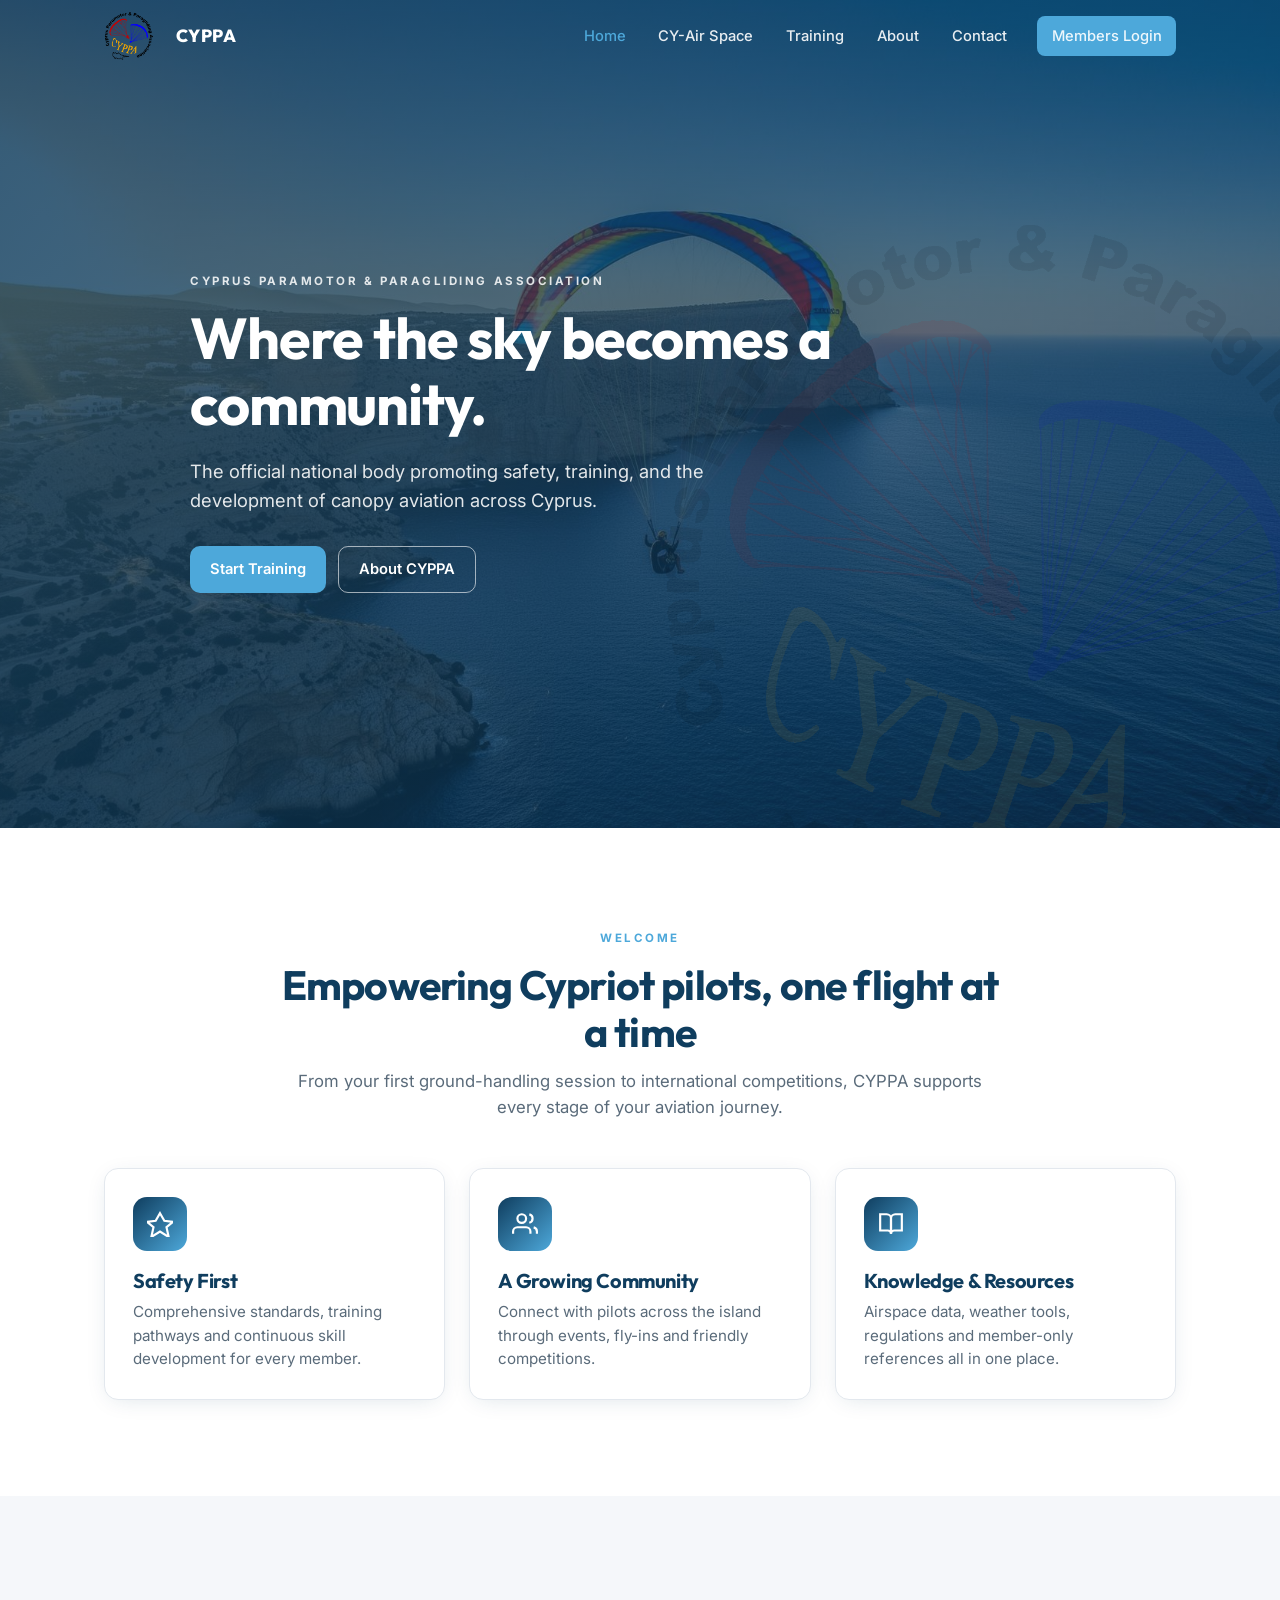
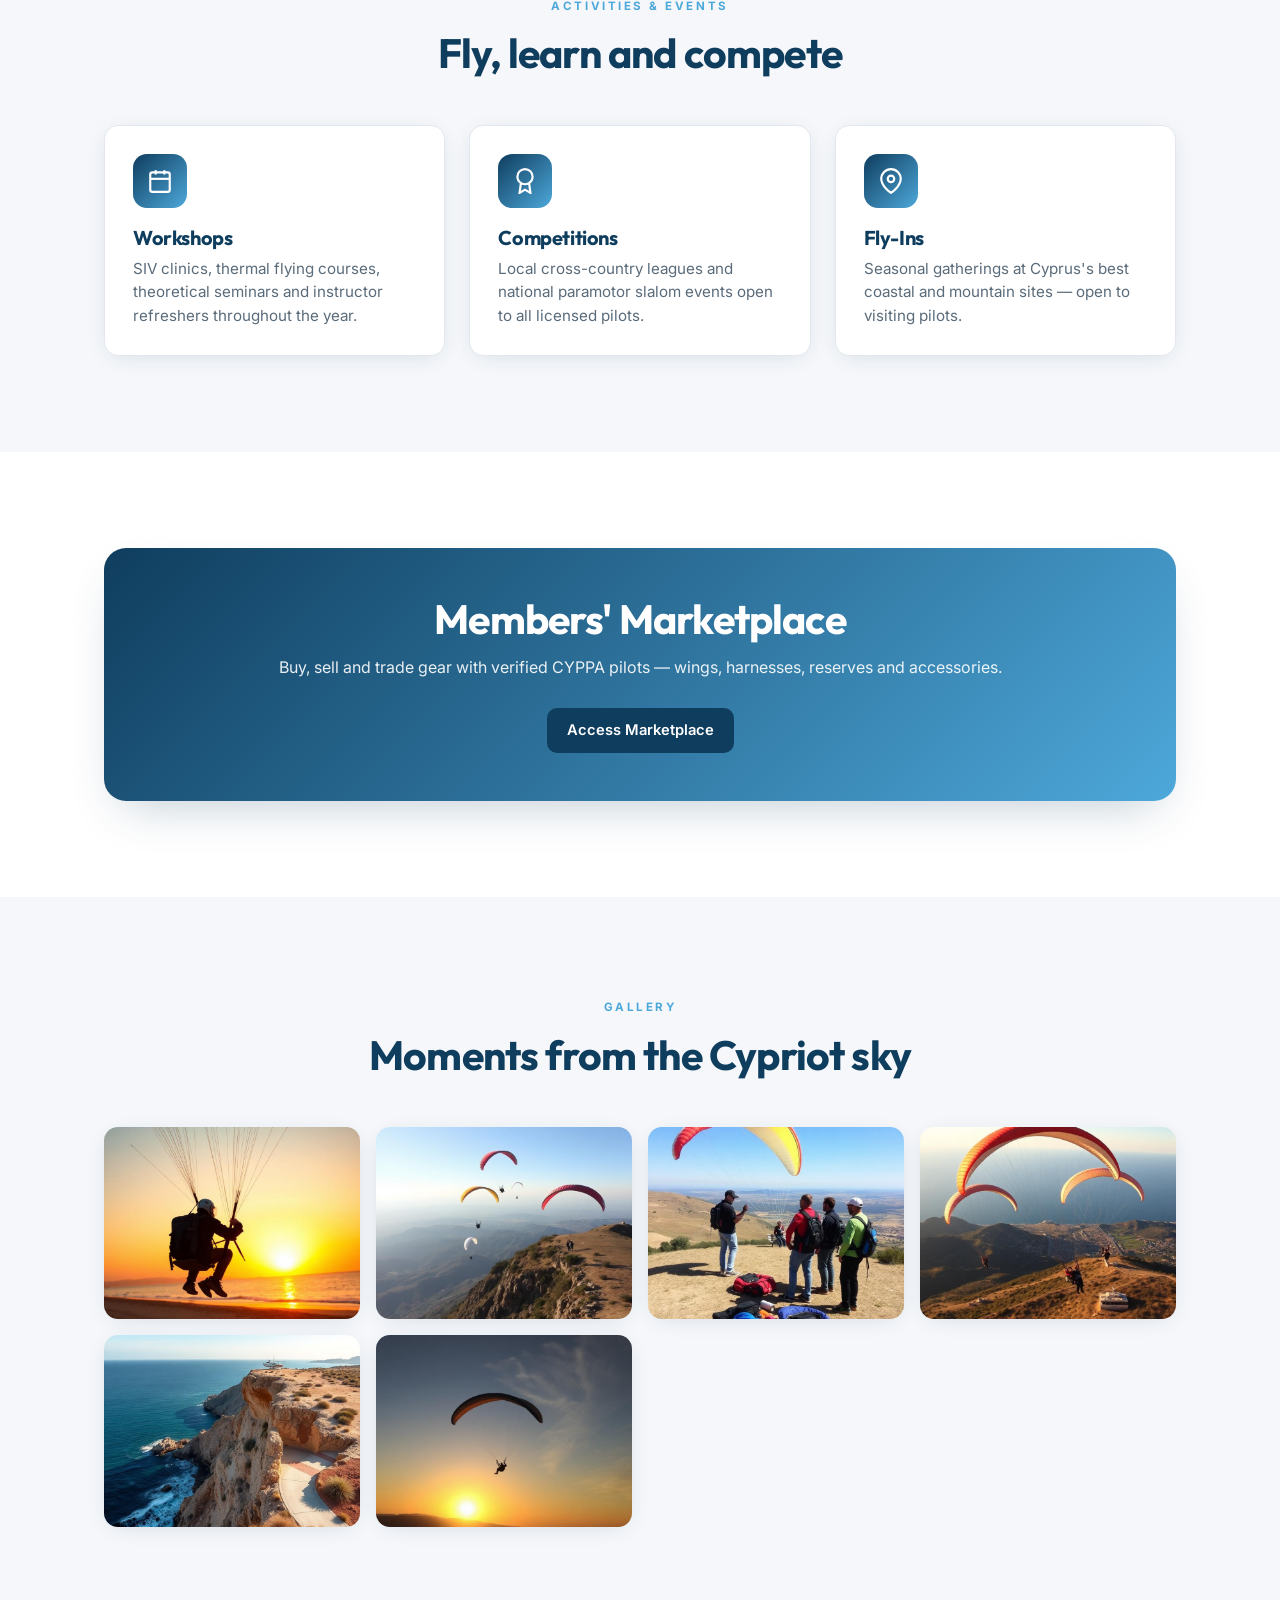
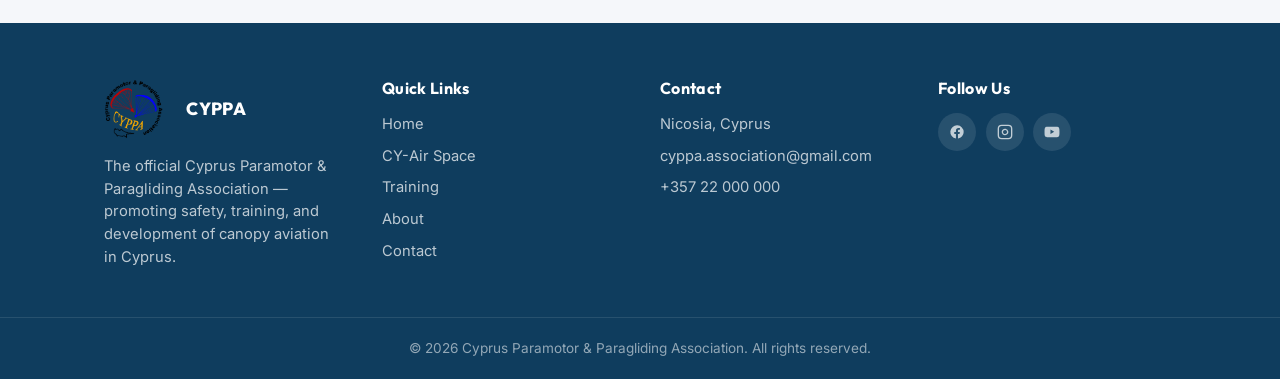
<file: index.html>
<!doctype html>
<html lang="en">

<head>
  <meta charset="utf-8" />
  <meta name="viewport" content="width=device-width, initial-scale=1" />
  <title>CYPPA — Cyprus Paramotor & Paragliding Association</title>
  <meta name="description"
    content="Official body promoting safe and responsible canopy aviation in Cyprus — training, airspace info, events, and member resources." />
  <link rel="preconnect" href="https://fonts.googleapis.com" />
  <link rel="preconnect" href="https://fonts.gstatic.com" crossorigin />
  <link
    href="https://fonts.googleapis.com/css2?family=Inter:wght@400;500;600;700&family=Outfit:wght@500;600;700;800;900&display=swap"
    rel="stylesheet" />
  <link rel="stylesheet" href="styles.css" />
</head>

<body>

  <!-- ============ HEADER ============ -->
  <header class="site-header">
    <div class="container nav">
      <a class="brand" href="index.html">
        <img src="assets/Logo 01a Color.png" alt="CYPPA Logo" class="header-logo" />
        <span class="brand-name">CYPPA</span>
      </a>

      <nav class="nav-links" aria-label="Primary">
        <a href="index.html">Home</a>
        <a href="cy-air-space.html">CY-Air Space</a>
        <a href="training.html">Training</a>
        <a href="about.html">About</a>
        <a href="contact.html">Contact</a>
        <a class="btn btn-primary" href="login.html" style="margin-left:.75rem">Members Login</a>
      </nav>

      <button class="menu-toggle" aria-label="Toggle menu"
        onclick="document.querySelector('.mobile-nav').classList.toggle('open')">
        <svg width="26" height="26" viewBox="0 0 24 24" fill="none" stroke="currentColor" stroke-width="2"
          stroke-linecap="round" stroke-linejoin="round">
          <line x1="4" y1="6" x2="20" y2="6" />
          <line x1="4" y1="12" x2="20" y2="12" />
          <line x1="4" y1="18" x2="20" y2="18" />
        </svg>
      </button>
    </div>
    <div class="mobile-nav">
      <nav>
        <a href="index.html">Home</a>
        <a href="cy-air-space.html">CY-Air Space</a>
        <a href="training.html">Training</a>
        <a href="about.html">About</a>
        <a href="contact.html">Contact</a>
        <a class="btn btn-primary" href="login.html">Members Login</a>
      </nav>
    </div>
  </header>

  <!-- ============ HERO ============ -->
  <section class="hero">
    <div class="hero-bg" aria-hidden="true"></div>

    <img src="assets/Logo 01a Color.png" alt="" class="hero-watermark" aria-hidden="true" />

    <div class="container">
      <span class="eyebrow">Cyprus Paramotor & Paragliding Association</span>
      <h1>Where the sky becomes a community.</h1>
      <p class="lead">The official national body promoting safety, training, and the development of canopy aviation
        across Cyprus.</p>
      <div class="actions">
        <a class="btn btn-primary" href="training.html">Start Training</a>
        <a class="btn btn-outline" href="about.html">About CYPPA</a>
      </div>
    </div>
  </section>

  <!-- ============ WELCOME / FEATURES ============ -->
  <section class="block">
    <div class="container">
      <div class="section-head">
        <span class="eyebrow">Welcome</span>
        <h2>Empowering Cypriot pilots, one flight at a time</h2>
        <p>From your first ground-handling session to international competitions, CYPPA supports every stage of your
          aviation journey.</p>
      </div>
      <div class="grid grid-3">
        <article class="card">
          <div class="icon"><svg width="26" height="26" fill="none" stroke="currentColor" stroke-width="2"
              viewBox="0 0 24 24">
              <path d="M12 2l4 7 8 1-6 5 2 9-8-5-8 5 2-9-6-5 8-1z" />
            </svg></div>
          <h3>Safety First</h3>
          <p>Comprehensive standards, training pathways and continuous skill development for every member.</p>
        </article>
        <article class="card">
          <div class="icon"><svg width="26" height="26" fill="none" stroke="currentColor" stroke-width="2"
              viewBox="0 0 24 24">
              <path d="M17 21v-2a4 4 0 0 0-4-4H5a4 4 0 0 0-4 4v2" />
              <circle cx="9" cy="7" r="4" />
              <path d="M23 21v-2a4 4 0 0 0-3-3.87" />
              <path d="M16 3.13a4 4 0 0 1 0 7.75" />
            </svg></div>
          <h3>A Growing Community</h3>
          <p>Connect with pilots across the island through events, fly-ins and friendly competitions.</p>
        </article>
        <article class="card">
          <div class="icon"><svg width="26" height="26" fill="none" stroke="currentColor" stroke-width="2"
              viewBox="0 0 24 24">
              <path d="M2 3h6a4 4 0 0 1 4 4v14a3 3 0 0 0-3-3H2z" />
              <path d="M22 3h-6a4 4 0 0 0-4 4v14a3 3 0 0 1 3-3h7z" />
            </svg></div>
          <h3>Knowledge & Resources</h3>
          <p>Airspace data, weather tools, regulations and member-only references all in one place.</p>
        </article>
      </div>
    </div>
  </section>

  <!-- ============ ACTIVITIES ============ -->
  <section class="block muted">
    <div class="container">
      <div class="section-head">
        <span class="eyebrow">Activities & Events</span>
        <h2>Fly, learn and compete</h2>
      </div>
      <div class="grid grid-3">
        <article class="card">
          <div class="icon"><svg width="26" height="26" fill="none" stroke="currentColor" stroke-width="2"
              viewBox="0 0 24 24">
              <rect x="3" y="4" width="18" height="18" rx="2" />
              <line x1="16" y1="2" x2="16" y2="6" />
              <line x1="8" y1="2" x2="8" y2="6" />
              <line x1="3" y1="10" x2="21" y2="10" />
            </svg></div>
          <h3>Workshops</h3>
          <p>SIV clinics, thermal flying courses, theoretical seminars and instructor refreshers throughout the year.
          </p>
        </article>
        <article class="card">
          <div class="icon"><svg width="26" height="26" fill="none" stroke="currentColor" stroke-width="2"
              viewBox="0 0 24 24">
              <circle cx="12" cy="8" r="7" />
              <polyline points="8.21 13.89 7 23 12 20 17 23 15.79 13.88" />
            </svg></div>
          <h3>Competitions</h3>
          <p>Local cross-country leagues and national paramotor slalom events open to all licensed pilots.</p>
        </article>
        <article class="card">
          <div class="icon"><svg width="26" height="26" fill="none" stroke="currentColor" stroke-width="2"
              viewBox="0 0 24 24">
              <path d="M21 10c0 7-9 13-9 13s-9-6-9-13a9 9 0 0 1 18 0z" />
              <circle cx="12" cy="10" r="3" />
            </svg></div>
          <h3>Fly-Ins</h3>
          <p>Seasonal gatherings at Cyprus's best coastal and mountain sites — open to visiting pilots.</p>
        </article>
      </div>
    </div>
  </section>

  <!-- ============ MARKETPLACE ============ -->
  <section class="block">
    <div class="container">
      <div class="cta">
        <h2>Members' Marketplace</h2>
        <p>Buy, sell and trade gear with verified CYPPA pilots — wings, harnesses, reserves and accessories.</p>
        <a class="btn btn-deep" href="login.html">Access Marketplace</a>
      </div>
    </div>
  </section>

  <!-- ============ GALLERY ============ -->
  <section class="block muted">
    <div class="container">
      <div class="section-head">
        <span class="eyebrow">Gallery</span>
        <h2>Moments from the Cypriot sky</h2>
      </div>
      <div class="gallery">
        <a href="#"><img src="assets/gallery-1.jpg" alt="Paraglider over Cyprus coastline" loading="lazy" /></a>
        <a href="#"><img src="assets/gallery-2.jpg" alt="Paramotor pilot at sunset" loading="lazy" /></a>
        <a href="#"><img src="assets/gallery-3.jpg" alt="Group launch on a Cypriot ridge" loading="lazy" /></a>
        <a href="#"><img src="assets/gallery-4.jpg" alt="Cross-country flight" loading="lazy" /></a>
        <a href="#"><img src="assets/gallery-5.jpg" alt="Coastal soaring" loading="lazy" /></a>
        <a href="#"><img src="assets/gallery-6.jpg" alt="Pilot landing at sunset" loading="lazy" /></a>
      </div>
    </div>
  </section>

  <!-- ============ FOOTER ============ -->
  <footer class="site-footer">
    <div class="container footer-grid">
      <div>
        <div class="brand" style="margin-bottom:1rem">
          <img src="assets/Logo 01a Color.png" alt="CYPPA Logo" class="footer-logo" />
          <span class="brand-name" style="color:#fff">CYPPA</span>
        </div>
        <p>The official Cyprus Paramotor & Paragliding Association — promoting safety, training, and development of
          canopy aviation in Cyprus.</p>
      </div>
      <div>
        <h4>Quick Links</h4>
        <ul>
          <li><a href="index.html">Home</a></li>
          <li><a href="cy-air-space.html">CY-Air Space</a></li>
          <li><a href="training.html">Training</a></li>
          <li><a href="about.html">About</a></li>
          <li><a href="contact.html">Contact</a></li>
        </ul>
      </div>
      <div>
        <h4>Contact</h4>
        <ul>
          <li>Nicosia, Cyprus</li>
          <li>cyppa.association@gmail.com</li>
          <li>+357 22 000 000 </li>
        </ul>
      </div>
      <div>
        <h4>Follow Us</h4>
        <div class="socials">
          <a href="#" aria-label="Facebook"><svg width="16" height="16" fill="currentColor" viewBox="0 0 24 24">
              <path
                d="M22 12a10 10 0 1 0-11.6 9.9v-7H7.9V12h2.5V9.8c0-2.5 1.5-3.9 3.8-3.9 1.1 0 2.2.2 2.2.2v2.5h-1.3c-1.2 0-1.6.8-1.6 1.6V12h2.8l-.5 2.9h-2.3v7A10 10 0 0 0 22 12z" />
            </svg></a>
          <a href="#" aria-label="Instagram"><svg width="16" height="16" fill="none" stroke="currentColor"
              stroke-width="2" viewBox="0 0 24 24">
              <rect x="2" y="2" width="20" height="20" rx="5" />
              <path d="M16 11.4A4 4 0 1 1 12.6 8 4 4 0 0 1 16 11.4z" />
              <line x1="17.5" y1="6.5" x2="17.5" y2="6.5" />
            </svg></a>
          <a href="#" aria-label="YouTube"><svg width="16" height="16" fill="currentColor" viewBox="0 0 24 24">
              <path
                d="M23 7.5s-.2-1.6-.9-2.3c-.8-.9-1.8-.9-2.2-1C16.4 4 12 4 12 4s-4.4 0-7.9.2c-.5.1-1.4.1-2.2 1C1.2 5.9 1 7.5 1 7.5S.8 9.4.8 11.3v1.4c0 1.9.2 3.8.2 3.8s.2 1.6.9 2.3c.8.9 1.9.9 2.4 1 1.7.2 7.7.2 7.7.2s4.4 0 7.9-.3c.5-.1 1.4-.1 2.2-1 .7-.7.9-2.3.9-2.3s.2-1.9.2-3.8v-1.4c0-1.9-.2-3.7-.2-3.7zM9.7 15.1V8.4l5.7 3.4z" />
            </svg></a>
        </div>
      </div>
    </div>
    <div class="footer-bottom">© <span id="yr"></span> Cyprus Paramotor & Paragliding Association. All rights
      reserved.
    </div>
  </footer>

  <script>document.getElementById('yr').textContent = new Date().getFullYear();</script>
  <script src="script.js"></script>
</body>

</html>
</file>
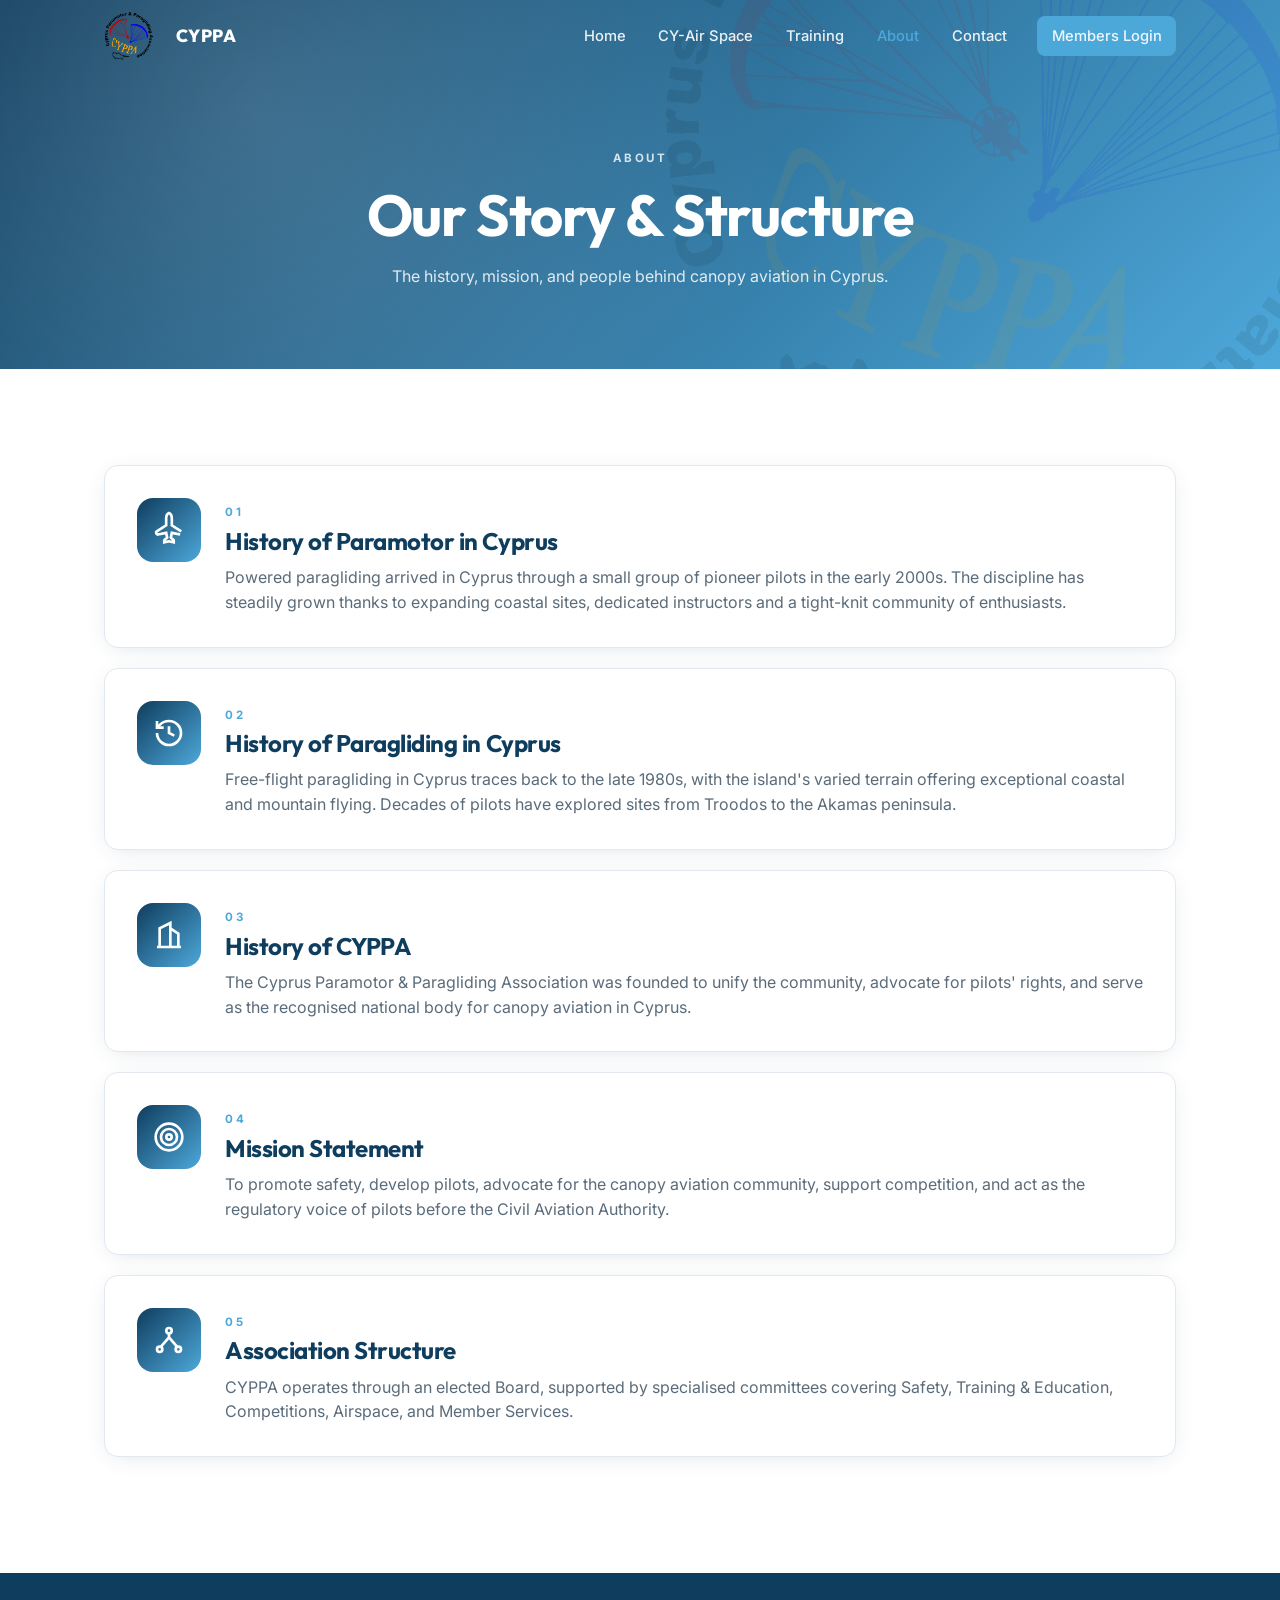
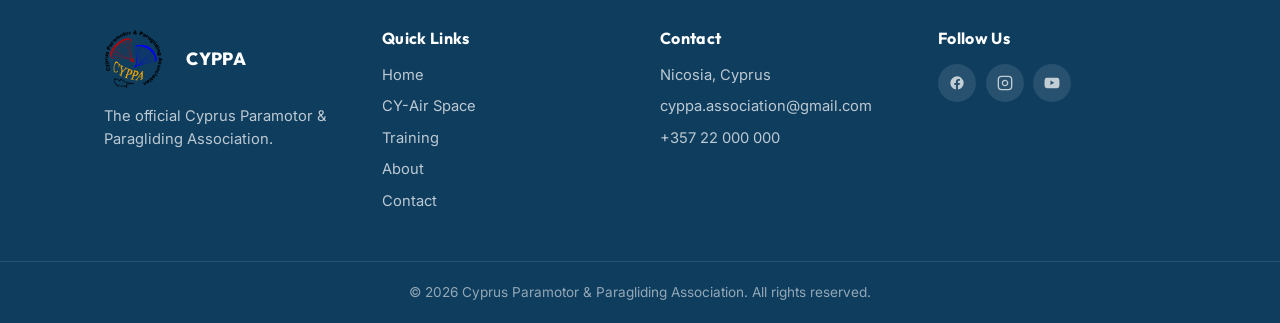
<file: about.html>
<!doctype html>
<html lang="en">

<head>
  <meta charset="utf-8" />
  <meta name="viewport" content="width=device-width, initial-scale=1" />
  <title>About — CYPPA</title>
  <meta name="description"
    content="History of paragliding and paramotor in Cyprus, the CYPPA story, our mission and the structure of the association." />
  <link rel="preconnect" href="https://fonts.googleapis.com" />
  <link rel="preconnect" href="https://fonts.gstatic.com" crossorigin />
  <link
    href="https://fonts.googleapis.com/css2?family=Inter:wght@400;500;600;700&family=Outfit:wght@500;600;700;800;900&display=swap"
    rel="stylesheet" />
  <link rel="stylesheet" href="styles.css" />
</head>

<body>

  <header class="site-header scrolled">
    <div class="container nav">
      <a class="brand" href="index.html">
        <img src="assets/Logo 01a Color.png" alt="CYPPA Logo" class="header-logo" />
        <span class="brand-name">CYPPA</span>
      </a>
      <nav class="nav-links">
        <a href="index.html">Home</a><a href="cy-air-space.html">CY-Air Space</a><a href="training.html">Training</a><a
          href="about.html" class="active">About</a><a href="contact.html">Contact</a>
        <a class="btn btn-primary" href="login.html" style="margin-left:.75rem">Members Login</a>
      </nav>
      <button class="menu-toggle" aria-label="Toggle menu">
        <svg width="26" height="26" viewBox="0 0 24 24" fill="none" stroke="currentColor" stroke-width="2">
          <line x1="4" y1="6" x2="20" y2="6" />
          <line x1="4" y1="12" x2="20" y2="12" />
          <line x1="4" y1="18" x2="20" y2="18" />
        </svg></button>
    </div>
    <div class="mobile-nav">
      <nav>
        <a href="index.html">Home</a><a href="cy-air-space.html">CY-Air Space</a><a href="training.html">Training</a><a
          href="about.html">About</a><a href="contact.html">Contact</a>
        <a class="btn btn-primary" href="login.html">Members Login</a>
      </nav>
    </div>
  </header>

  <section class="page-hero">

    <img src="assets/Logo 01a Color.png" alt="" class="hero-watermark" aria-hidden="true" />

    <div class="container">
      <span class="eyebrow" style="color:rgba(255,255,255,.8)">About</span>
      <h1>Our Story & Structure</h1>
      <p>The history, mission, and people behind canopy aviation in Cyprus.</p>
    </div>
  </section>

  <section class="block">
    <div class="container">
      <div class="about-row">
        <div class="icon"><svg width="32" height="32" fill="none" stroke="currentColor" stroke-width="2"
            viewBox="0 0 24 24" style="transform:rotate(-45deg)">
            <path
              d="M17.8 19.2 16 11l3.5-3.5C21 6 21.5 4 21 3c-1-.5-3 0-4.5 1.5L13 8 4.8 6.2c-.5-.1-.9.1-1.1.5l-.3.5c-.2.5-.1 1 .3 1.3L9 12l-2 3H4l-1 1 3 2 2 3 1-1v-3l3-2 3.5 5.3" />
          </svg></div>
        <div><span class="num">01</span>
          <h2>History of Paramotor in Cyprus</h2>
          <p>Powered paragliding arrived in Cyprus through a small group of pioneer pilots in the early 2000s. The
            discipline has steadily grown thanks to expanding coastal sites, dedicated instructors and a tight-knit
            community of enthusiasts.</p>
        </div>
      </div>

      <div class="about-row">
        <div class="icon"><svg width="32" height="32" fill="none" stroke="currentColor" stroke-width="2"
            viewBox="0 0 24 24">
            <path d="M3 12a9 9 0 1 0 9-9 9.75 9.75 0 0 0-6.74 2.74L3 8" />
            <path d="M3 3v5h5" />
            <path d="M12 7v5l4 2" />
          </svg></div>
        <div><span class="num">02</span>
          <h2>History of Paragliding in Cyprus</h2>
          <p>Free-flight paragliding in Cyprus traces back to the late 1980s, with the island's varied terrain offering
            exceptional coastal and mountain flying. Decades of pilots have explored sites from Troodos to the Akamas
            peninsula.</p>
        </div>
      </div>

      <div class="about-row">
        <div class="icon"><svg width="32" height="32" fill="none" stroke="currentColor" stroke-width="2"
            viewBox="0 0 24 24">
            <path d="M3 21h18M5 21V7l8-4v18M19 21V11l-6-4" />
          </svg></div>
        <div><span class="num">03</span>
          <h2>History of CYPPA</h2>
          <p>The Cyprus Paramotor & Paragliding Association was founded to unify the community, advocate for pilots'
            rights, and serve as the recognised national body for canopy aviation in Cyprus.</p>
        </div>
      </div>

      <div class="about-row mission-card" id="missionCard">
        <div class="icon">
          <svg width="32" height="32" fill="none" stroke="currentColor" stroke-width="2" viewBox="0 0 24 24">
            <circle cx="12" cy="12" r="10" />
            <circle cx="12" cy="12" r="6" />
            <circle cx="12" cy="12" r="2" />
          </svg>
        </div>

        <div>
          <span class="num">04</span>
          <h2>Mission Statement</h2>
          <p>
            To promote safety, develop pilots, advocate for the canopy aviation community,
            support competition, and act as the regulatory voice of pilots before the Civil Aviation Authority.
          </p>
        </div>
      </div>

      <div class="mission-details" id="missionDetails" style="position:relative; z-index:1;">

        <h3>The Core Mission of CYPPA</h3>

        <ul>
          <li>Promote safety in canopy aviation activities in Cyprus</li>
          <li>Promote canopy aviation activities in Cyprus</li>
          <li>Promote a culture of respect and understanding for all who use the airspace on the island</li>

          <li>
            Provide guidelines for:
            <ul>
              <li>Training</li>
              <li>Testing</li>
              <li>Skill evaluation</li>
            </ul>
          </li>

          <li>Make critical information available to pilots about the Cypriot aviation environment</li>
          <li>Advocate for members’ rights</li>
          <li>Promote athletes to international competitions</li>
          <li>Promote competitions nationally in Cyprus</li>
          <li>Suggest rules and regulations to the CCA to become laws</li>
          <li>Promote good relations and understanding between the general Cypriot public and canopy pilots</li>
          <li>Educate pilots regarding laws, regulations, airspace, rights and responsibilities</li>

          <li>
            Liaise with:
            <ul>
              <li>Environmental organizations</li>
              <li>Hunting organizations</li>
              <li>Forestry</li>
              <li>Landowners</li>
              <li>Farmers</li>
            </ul>
          </li>

          <li>Look for and negotiate inexpensive insurance</li>

        </ul>

      </div>

      <div class="about-row">
        <div class="icon"><svg width="32" height="32" fill="none" stroke="currentColor" stroke-width="2"
            viewBox="0 0 24 24">
            <circle cx="12" cy="5" r="2" />
            <circle cx="5" cy="19" r="2" />
            <circle cx="19" cy="19" r="2" />
            <path d="M12 7v3M12 10 6 17M12 10l6 7" />
          </svg></div>
        <div><span class="num">05</span>
          <h2>Association Structure</h2>
          <p>CYPPA operates through an elected Board, supported by specialised committees covering Safety, Training &
            Education, Competitions, Airspace, and Member Services.</p>
        </div>
      </div>
    </div>
  </section>

  <footer class="site-footer">
    <div class="container footer-grid">
      <div>
        <div class="brand" style="margin-bottom:1rem">
          <img src="assets/Logo 01a Color.png" alt="CYPPA Logo" class="footer-logo" />
          <span class="brand-name" style="color:#fff">CYPPA</span>
        </div>
        <p>The official Cyprus Paramotor & Paragliding Association.</p>
      </div>
      <div>
        <h4>Quick Links</h4>
        <ul>
          <li><a href="index.html">Home</a></li>
          <li><a href="cy-air-space.html">CY-Air Space</a></li>
          <li><a href="training.html">Training</a></li>
          <li><a href="about.html">About</a></li>
          <li><a href="contact.html">Contact</a></li>
        </ul>
      </div>
      <div>
        <h4>Contact</h4>
        <ul>
          <li>Nicosia, Cyprus</li>
          <li>cyppa.association@gmail.com</li>
          <li>+357 22 000 000</li>
        </ul>
      </div>
      <div>
        <h4>Follow Us</h4>
        <div class="socials"><a href="#" aria-label="Facebook"><svg width="16" height="16" fill="currentColor"
              viewBox="0 0 24 24">
              <path
                d="M22 12a10 10 0 1 0-11.6 9.9v-7H7.9V12h2.5V9.8c0-2.5 1.5-3.9 3.8-3.9 1.1 0 2.2.2 2.2.2v2.5h-1.3c-1.2 0-1.6.8-1.6 1.6V12h2.8l-.5 2.9h-2.3v7A10 10 0 0 0 22 12z" />
            </svg></a><a href="#" aria-label="Instagram"><svg width="16" height="16" fill="none" stroke="currentColor"
              stroke-width="2" viewBox="0 0 24 24">
              <rect x="2" y="2" width="20" height="20" rx="5" />
              <path d="M16 11.4A4 4 0 1 1 12.6 8 4 4 0 0 1 16 11.4z" />
            </svg></a><a href="#" aria-label="YouTube"><svg width="16" height="16" fill="currentColor"
              viewBox="0 0 24 24">
              <path
                d="M23 7.5s-.2-1.6-.9-2.3c-.8-.9-1.8-.9-2.2-1C16.4 4 12 4 12 4s-4.4 0-7.9.2c-.5.1-1.4.1-2.2 1C1.2 5.9 1 7.5 1 7.5S.8 9.4.8 11.3v1.4c0 1.9.2 3.8.2 3.8s.2 1.6.9 2.3c.8.9 1.9.9 2.4 1 1.7.2 7.7.2 7.7.2s4.4 0 7.9-.3c.5-.1 1.4-.1 2.2-1 .7-.7.9-2.3.9-2.3s.2-1.9.2-3.8v-1.4c0-1.9-.2-3.7-.2-3.7zM9.7 15.1V8.4l5.7 3.4z" />
            </svg></a></div>
      </div>
    </div>
    <div class="footer-bottom">© <span id="yr"></span> Cyprus Paramotor & Paragliding Association. All rights reserved.
    </div>
  </footer>
  <script>document.getElementById('yr').textContent = new Date().getFullYear();</script>
  <script src="script.js"></script>
  <script>

    const missionCard = document.getElementById('missionCard');
    const missionDetails = document.getElementById('missionDetails');

    if (missionCard && missionDetails) {

      missionCard.addEventListener('click', function (e) {

        e.stopPropagation();

        missionDetails.classList.toggle('open');

      });

      missionDetails.addEventListener('click', function (e) {

        e.stopPropagation();

      });

      document.addEventListener('click', function () {

        missionDetails.classList.remove('open');

      });

    }

  </script>
</body>

</html>
</file>
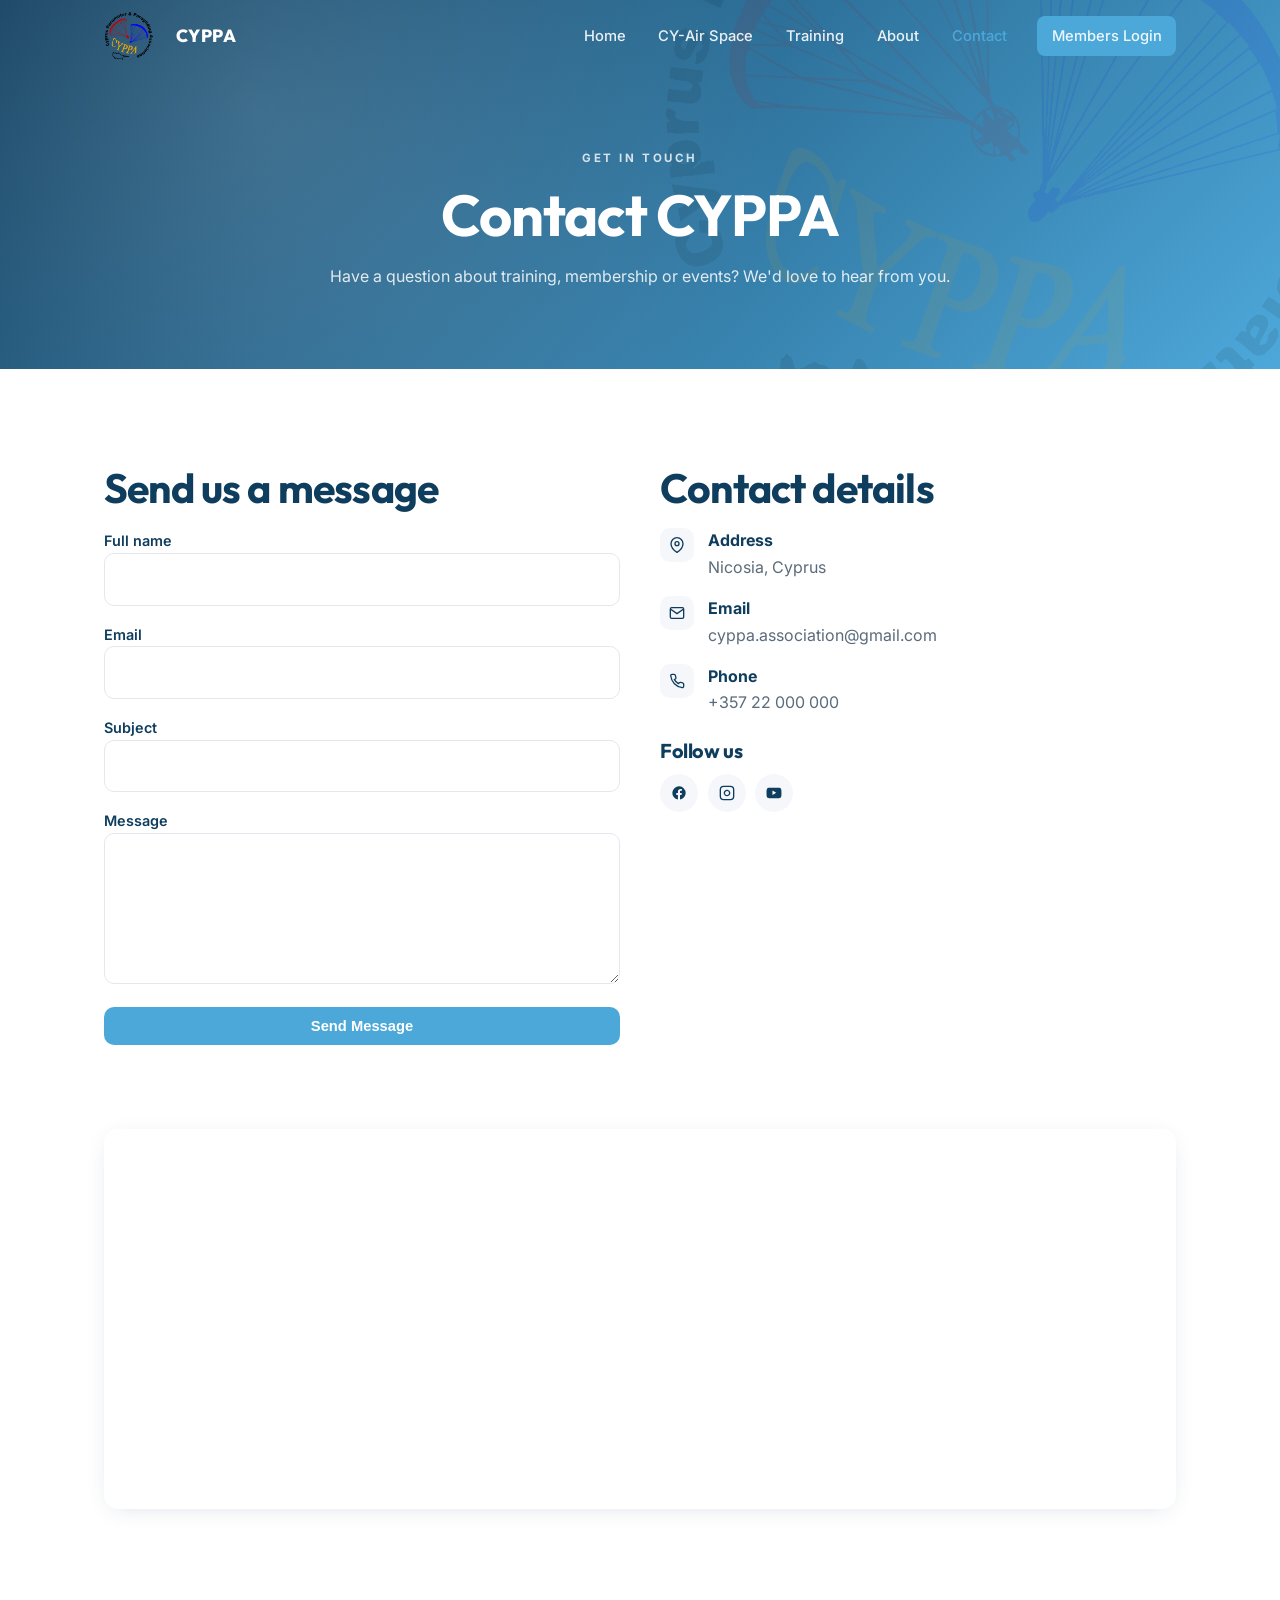
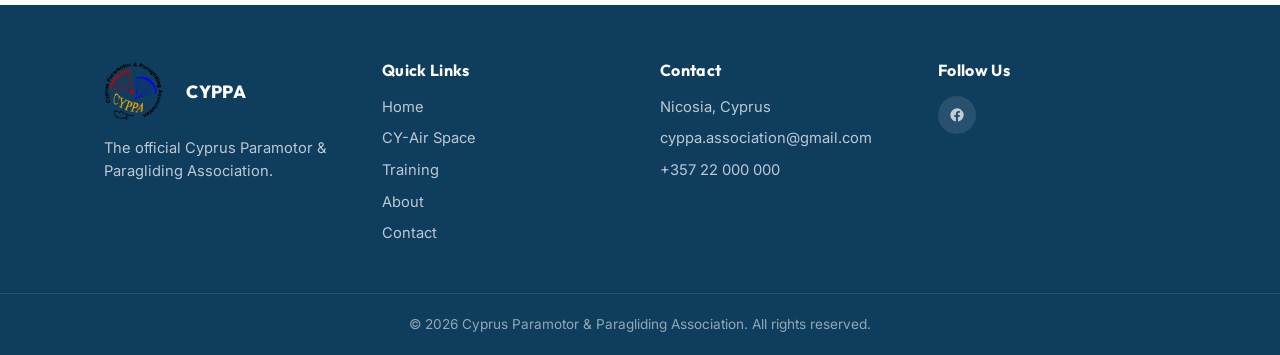
<file: contact.html>
<!doctype html>
<html lang="en">

<head>
  <meta charset="utf-8" />
  <meta name="viewport" content="width=device-width, initial-scale=1" />
  <title>Contact — CYPPA</title>
  <meta name="description"
    content="Get in touch with the Cyprus Paramotor & Paragliding Association — contact form, address, phone, email and social media." />
  <link rel="preconnect" href="https://fonts.googleapis.com" />
  <link rel="preconnect" href="https://fonts.gstatic.com" crossorigin />
  <link
    href="https://fonts.googleapis.com/css2?family=Inter:wght@400;500;600;700&family=Outfit:wght@500;600;700;800;900&display=swap"
    rel="stylesheet" />
  <link rel="stylesheet" href="styles.css" />
</head>

<body>

  <header class="site-header scrolled">
    <div class="container nav">
      <a class="brand" href="index.html">
        <img src="assets/Logo 01a Color.png" alt="CYPPA Logo" class="header-logo" />
        <span class="brand-name">CYPPA</span>
      </a>
      <nav class="nav-links">
        <a href="index.html">Home</a><a href="cy-air-space.html">CY-Air Space</a><a href="training.html">Training</a><a
          href="about.html">About</a><a href="contact.html" class="active">Contact</a>
        <a class="btn btn-primary" href="login.html" style="margin-left:.75rem">Members Login</a>
      </nav>
      <button class="menu-toggle" onclick="document.querySelector('.mobile-nav').classList.toggle('open')"
        aria-label="Toggle menu"><svg width="26" height="26" viewBox="0 0 24 24" fill="none" stroke="currentColor"
          stroke-width="2">
          <line x1="4" y1="6" x2="20" y2="6" />
          <line x1="4" y1="12" x2="20" y2="12" />
          <line x1="4" y1="18" x2="20" y2="18" />
        </svg></button>
    </div>
    <div class="mobile-nav">
      <nav>
        <a href="index.html">Home</a><a href="cy-air-space.html">CY-Air Space</a><a href="training.html">Training</a><a
          href="about.html">About</a><a href="contact.html">Contact</a>
        <a class="btn btn-primary" href="login.html">Members Login</a>
      </nav>
    </div>
  </header>

  <section class="page-hero">

    <img src="assets/Logo 01a Color.png" alt="" class="hero-watermark" aria-hidden="true" />

    <div class="container">
      <span class="eyebrow" style="color:rgba(255,255,255,.8)">Get in touch</span>
      <h1>Contact CYPPA</h1>
      <p>Have a question about training, membership or events? We'd love to hear from you.</p>
    </div>
  </section>

  <section class="block">
    <div class="container">
      <div class="contact-grid">
        <div>
          <h2 style="margin-bottom:1rem">Send us a message</h2>
          <form class="form" action="https://formspree.io/f/xjgdrzkw" method="POST">

            <div>
              <label for="name">Full name</label>
              <input id="name" name="name" type="text" required>
            </div>

            <div>
              <label for="email">Email</label>
              <input id="email" name="email" type="email" required>
            </div>

            <div>
              <label for="subject">Subject</label>
              <input id="subject" name="subject" type="text">
            </div>

            <div>
              <label for="message">Message</label>
              <textarea id="message" name="message" rows="5" required></textarea>
            </div>

            <!-- Anti Spam -->
            <input type="text" name="_gotcha" style="display:none">
            <button id="submitBtn" class="btn btn-primary" type="submit">
              Send Message
            </button>
            <p id="form-message" style="margin-top:20px;font-weight:bold;"></p>
          </form>
        </div>

        <div>
          <h2 style="margin-bottom:1rem">Contact details</h2>
          <ul class="contact-info">
            <li><span class="icon-sm"><svg width="16" height="16" fill="none" stroke="currentColor" stroke-width="2"
                  viewBox="0 0 24 24">
                  <path d="M21 10c0 7-9 13-9 13s-9-6-9-13a9 9 0 0 1 18 0z" />
                  <circle cx="12" cy="10" r="3" />
                </svg></span>
              <div><strong>Address</strong>Nicosia, Cyprus</div>
            </li>
            <li><span class="icon-sm"><svg width="16" height="16" fill="none" stroke="currentColor" stroke-width="2"
                  viewBox="0 0 24 24">
                  <path d="M4 4h16c1.1 0 2 .9 2 2v12c0 1.1-.9 2-2 2H4c-1.1 0-2-.9-2-2V6c0-1.1.9-2 2-2z" />
                  <polyline points="22,6 12,13 2,6" />
                </svg></span>
              <div><strong>Email</strong>cyppa.association@gmail.com</div>
            </li>
            <li><span class="icon-sm"><svg width="16" height="16" fill="none" stroke="currentColor" stroke-width="2"
                  viewBox="0 0 24 24">
                  <path
                    d="M22 16.92v3a2 2 0 0 1-2.18 2A19.79 19.79 0 0 1 2.6 4.18 2 2 0 0 1 4.6 2h3a2 2 0 0 1 2 1.72c.13.96.37 1.9.72 2.81a2 2 0 0 1-.45 2.11L8.09 10a16 16 0 0 0 6 6l1.36-1.36a2 2 0 0 1 2.11-.45c.91.35 1.85.59 2.81.72A2 2 0 0 1 22 16.92z" />
                </svg></span>
              <div><strong>Phone</strong>+357 22 000 000</div>
            </li>
          </ul>

          <h3 style="margin:1.5rem 0 .75rem">Follow us</h3>
          <div class="socials" style="--bg: var(--light-gray)">
            <a href="#" aria-label="Facebook" style="background:var(--light-gray); color:var(--deep)"><svg width="16"
                height="16" fill="currentColor" viewBox="0 0 24 24">
                <path
                  d="M22 12a10 10 0 1 0-11.6 9.9v-7H7.9V12h2.5V9.8c0-2.5 1.5-3.9 3.8-3.9 1.1 0 2.2.2 2.2.2v2.5h-1.3c-1.2 0-1.6.8-1.6 1.6V12h2.8l-.5 2.9h-2.3v7A10 10 0 0 0 22 12z" />
              </svg></a>
            <a href="#" aria-label="Instagram" style="background:var(--light-gray); color:var(--deep)"><svg width="16"
                height="16" fill="none" stroke="currentColor" stroke-width="2" viewBox="0 0 24 24">
                <rect x="2" y="2" width="20" height="20" rx="5" />
                <path d="M16 11.4A4 4 0 1 1 12.6 8 4 4 0 0 1 16 11.4z" />
              </svg></a>
            <a href="#" aria-label="YouTube" style="background:var(--light-gray); color:var(--deep)"><svg width="16"
                height="16" fill="currentColor" viewBox="0 0 24 24">
                <path
                  d="M23 7.5s-.2-1.6-.9-2.3c-.8-.9-1.8-.9-2.2-1C16.4 4 12 4 12 4s-4.4 0-7.9.2c-.5.1-1.4.1-2.2 1C1.2 5.9 1 7.5 1 7.5S.8 9.4.8 11.3v1.4c0 1.9.2 3.8.2 3.8s.2 1.6.9 2.3c.8.9 1.9.9 2.4 1 1.7.2 7.7.2 7.7.2s4.4 0 7.9-.3c.5-.1 1.4-.1 2.2-1 .7-.7.9-2.3.9-2.3s.2-1.9.2-3.8v-1.4c0-1.9-.2-3.7-.2-3.7zM9.7 15.1V8.4l5.7 3.4z" />
              </svg></a>
          </div>
        </div>
      </div>

      <div class="map-wrap" style="margin-top:3rem">
        <iframe loading="lazy" allowfullscreen title="CYPPA location"
          src="https://www.google.com/maps?q=Nicosia%2C%20Cyprus&output=embed"></iframe>
      </div>
    </div>
  </section>

  <footer class="site-footer">
    <div class="container footer-grid">
      <div>
        <div class="brand" style="margin-bottom:1rem">
          <img src="assets/Logo 01a Color.png" alt="CYPPA Logo" class="footer-logo" />
          <span class="brand-name" style="color:#fff">CYPPA</span>
        </div>
        <p>The official Cyprus Paramotor & Paragliding Association.</p>
      </div>
      <div>
        <h4>Quick Links</h4>
        <ul>
          <li><a href="index.html">Home</a></li>
          <li><a href="cy-air-space.html">CY-Air Space</a></li>
          <li><a href="training.html">Training</a></li>
          <li><a href="about.html">About</a></li>
          <li><a href="contact.html">Contact</a></li>
        </ul>
      </div>
      <div>
        <h4>Contact</h4>
        <ul>
          <li>Nicosia, Cyprus</li>
          <li>cyppa.association@gmail.com</li>
          <li>+357 22 000 000</li>
        </ul>
      </div>
      <div>
        <h4>Follow Us</h4>
        <div class="socials"><a href="#" aria-label="Facebook"><svg width="16" height="16" fill="currentColor"
              viewBox="0 0 24 24">
              <path
                d="M22 12a10 10 0 1 0-11.6 9.9v-7H7.9V12h2.5V9.8c0-2.5 1.5-3.9 3.8-3.9 1.1 0 2.2.2 2.2.2v2.5h-1.3c-1.2 0-1.6.8-1.6 1.6V12h2.8l-.5 2.9h-2.3v7A10 10 0 0 0 22 12z" />
            </svg></a></div>
      </div>
    </div>
    <div class="footer-bottom">© <span id="yr"></span> Cyprus Paramotor & Paragliding Association. All rights reserved.
    </div>
  </footer>
  <script>document.getElementById('yr').textContent = new Date().getFullYear();</script>
  <script>

    const form = document.querySelector(".form");
    const submitBtn = document.getElementById("submitBtn");
    const message = document.getElementById("form-message");

    form.addEventListener("submit", async function (e) {

      e.preventDefault();

      submitBtn.disabled = true;

      submitBtn.innerHTML = "Sending...";

      message.innerHTML = "";

      const data = new FormData(form);

      const response = await fetch(form.action, {
        method: "POST",
        body: data,
        headers: {
          'Accept': 'application/json'
        }
      });

      if (response.ok) {

        message.style.color = "green";

        message.innerHTML = "✅ Thank you! Your message has been sent successfully.";

        form.reset();

        submitBtn.innerHTML = "Message Sent ✓";

        setTimeout(function () {

          window.location.href = "index.html";

        }, 5000);

      }
      else {

        message.style.color = "red";

        message.innerHTML = "❌ Something went wrong. Please try again.";

        submitBtn.disabled = false;

        submitBtn.innerHTML = "Send Message";

      }

    });

  </script>
  <script src="script.js"></script>
</body>

</html>
</file>
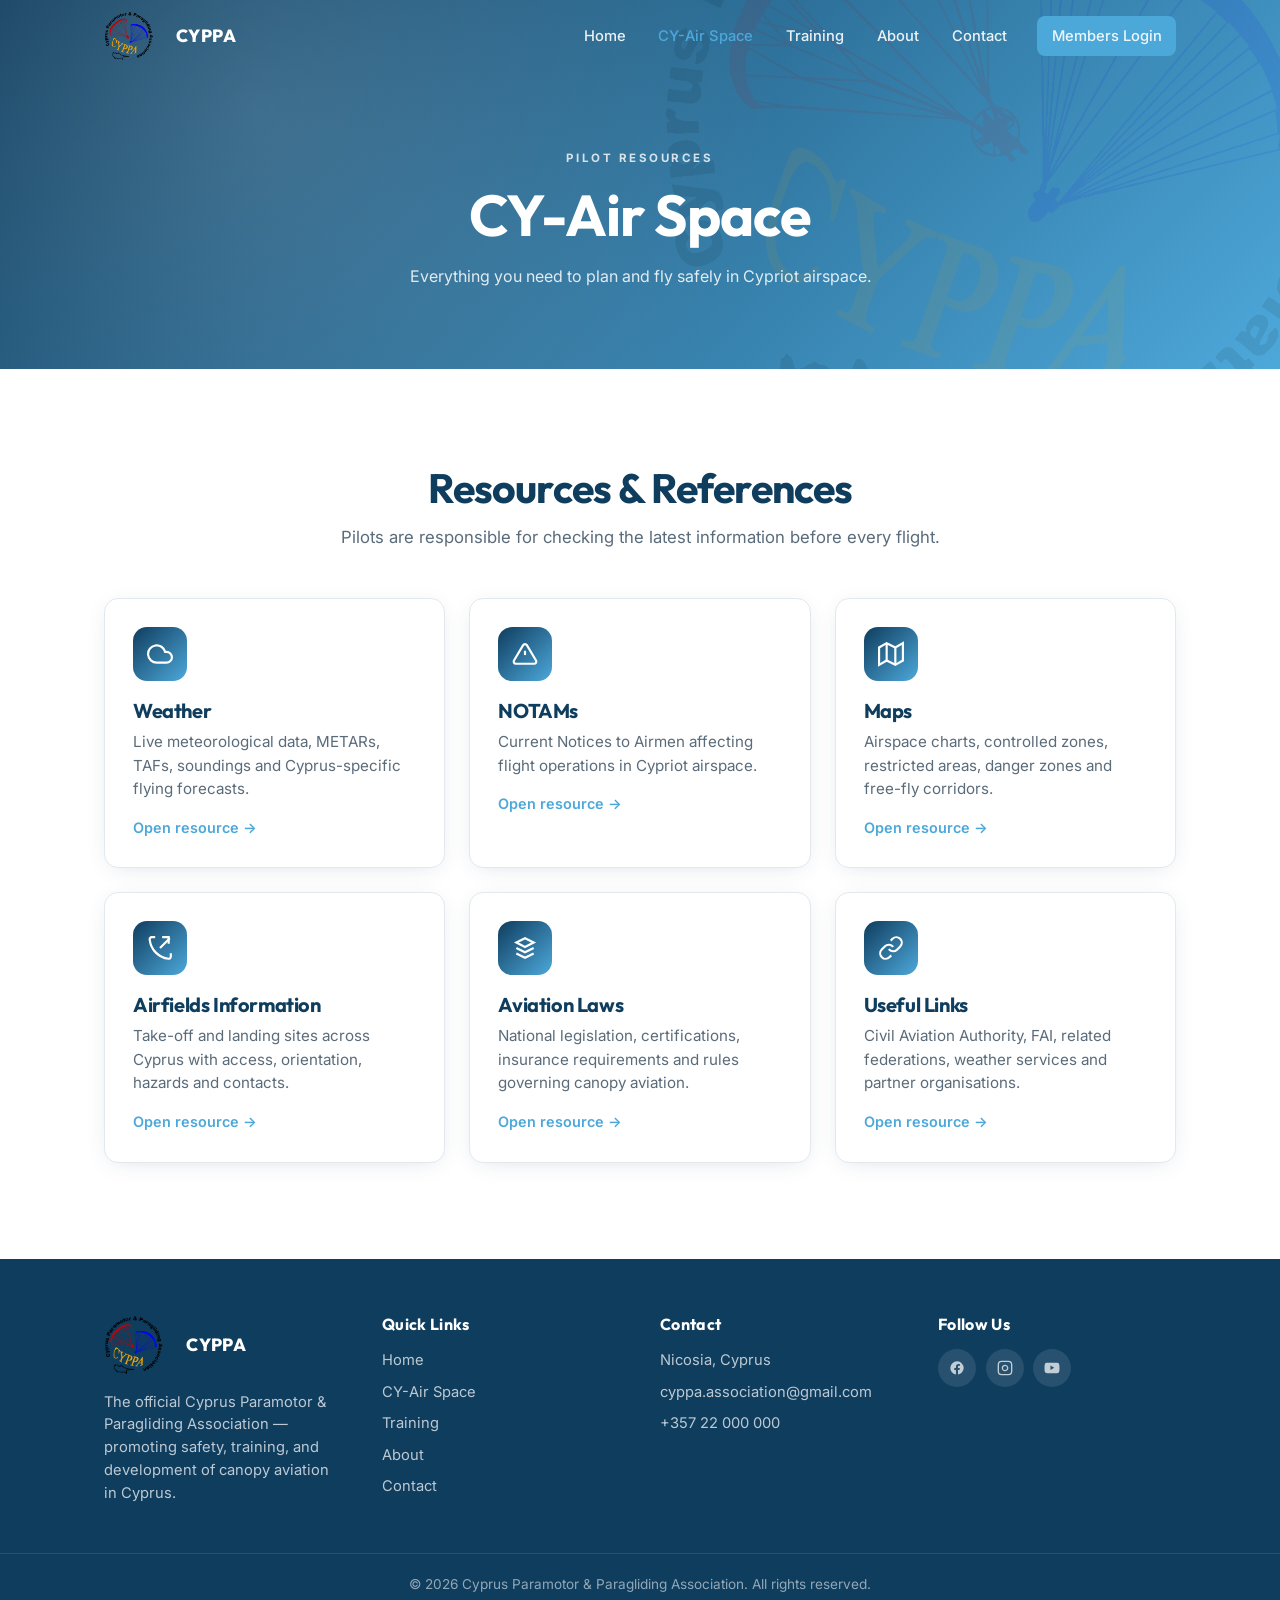
<file: cy-air-space.html>
<!doctype html>
<html lang="en">

<head>
  <meta charset="utf-8" />
  <meta name="viewport" content="width=device-width, initial-scale=1" />
  <title>CY-Air Space — CYPPA</title>
  <meta name="description"
    content="Weather, NOTAMs, airspace maps, airfields, aviation laws and useful links for canopy pilots in Cyprus." />
  <link rel="preconnect" href="https://fonts.googleapis.com" />
  <link rel="preconnect" href="https://fonts.gstatic.com" crossorigin />
  <link
    href="https://fonts.googleapis.com/css2?family=Inter:wght@400;500;600;700&family=Outfit:wght@500;600;700;800;900&display=swap"
    rel="stylesheet" />
  <link rel="stylesheet" href="styles.css" />
</head>

<body>

  <header class="site-header scrolled">
    <div class="container nav">
      <a class="brand" href="index.html">
        <img src="assets/Logo 01a Color.png" alt="CYPPA Logo" class="header-logo" />
        <span class="brand-name">CYPPA</span>
      </a>
      <nav class="nav-links">
        <a href="index.html">Home</a>
        <a href="cy-air-space.html" class="active">CY-Air Space</a>
        <a href="training.html">Training</a>
        <a href="about.html">About</a>
        <a href="contact.html">Contact</a>
        <a class="btn btn-primary" href="login.html" style="margin-left:.75rem">Members Login</a>
      </nav>
      <button class="menu-toggle" onclick="document.querySelector('.mobile-nav').classList.toggle('open')"
        aria-label="Toggle menu">
        <svg width="26" height="26" viewBox="0 0 24 24" fill="none" stroke="currentColor" stroke-width="2">
          <line x1="4" y1="6" x2="20" y2="6" />
          <line x1="4" y1="12" x2="20" y2="12" />
          <line x1="4" y1="18" x2="20" y2="18" />
        </svg>
      </button>
    </div>
    <div class="mobile-nav">
      <nav>
        <a href="index.html">Home</a>
        <a href="cy-air-space.html">CY-Air Space</a>
        <a href="training.html">Training</a>
        <a href="about.html">About</a>
        <a href="contact.html">Contact</a>
        <a class="btn btn-primary" href="login.html">Members Login</a>
      </nav>
    </div>
  </header>

  <section class="page-hero">
    <img src="assets/Logo 01a Color.png" alt="" class="hero-watermark" aria-hidden="true" />

    <div class="container">
      <span class="eyebrow" style="color:rgba(255,255,255,.8)">Pilot Resources</span>
      <h1>CY-Air Space</h1>
      <p>Everything you need to plan and fly safely in Cypriot airspace.</p>
    </div>
  </section>

  <section class="block">
    <div class="container">
      <div class="section-head">
        <h2>Resources & References</h2>
        <p>Pilots are responsible for checking the latest information before every flight.</p>
      </div>
      <div class="grid grid-3">
        <article class="card" id="weather">
          <div class="icon"><svg width="26" height="26" fill="none" stroke="currentColor" stroke-width="2"
              viewBox="0 0 24 24">
              <path d="M18 10h-1.26A8 8 0 1 0 9 20h9a5 5 0 0 0 0-10z" />
            </svg></div>
          <h3>Weather</h3>
          <p>Live meteorological data, METARs, TAFs, soundings and Cyprus-specific flying forecasts.</p>
          <a class="more" href="#">Open resource →</a>
        </article>
        <article class="card" id="notams">
          <div class="icon"><svg width="26" height="26" fill="none" stroke="currentColor" stroke-width="2"
              viewBox="0 0 24 24">
              <path d="M10.3 3.86 1.82 18a2 2 0 0 0 1.71 3h16.94a2 2 0 0 0 1.71-3L13.71 3.86a2 2 0 0 0-3.41 0z" />
              <line x1="12" y1="9" x2="12" y2="13" />
              <line x1="12" y1="17" x2="12" y2="17" />
            </svg></div>
          <h3>NOTAMs</h3>
          <p>Current Notices to Airmen affecting flight operations in Cypriot airspace.</p>
          <a class="more" href="#">Open resource →</a>
        </article>
        <article class="card" id="maps">
          <div class="icon"><svg width="26" height="26" fill="none" stroke="currentColor" stroke-width="2"
              viewBox="0 0 24 24">
              <polygon points="1 6 1 22 8 18 16 22 23 18 23 2 16 6 8 2 1 6" />
              <line x1="8" y1="2" x2="8" y2="18" />
              <line x1="16" y1="6" x2="16" y2="22" />
            </svg></div>
          <h3>Maps</h3>
          <p>Airspace charts, controlled zones, restricted areas, danger zones and free-fly corridors.</p>
          <a class="more" href="#">Open resource →</a>
        </article>
        <article class="card" id="airfields">
          <div class="icon"><svg width="26" height="26" fill="none" stroke="currentColor" stroke-width="2"
              viewBox="0 0 24 24">
              <path d="M22 16.92v3a2 2 0 0 1-2.18 2 19.79 19.79 0 0 1-17.27-17.27A2 2 0 0 1 4.55 2h3" />
              <path d="M14 2h6v6" />
              <path d="m21 3-9 9" />
            </svg></div>
          <h3>Airfields Information</h3>
          <p>Take-off and landing sites across Cyprus with access, orientation, hazards and contacts.</p>
          <a class="more" href="#">Open resource →</a>
        </article>
        <article class="card" id="laws">
          <div class="icon"><svg width="26" height="26" fill="none" stroke="currentColor" stroke-width="2"
              viewBox="0 0 24 24">
              <path d="m12 3-8 4 8 4 8-4-8-4z" />
              <path d="m4 12 8 4 8-4" />
              <path d="m4 17 8 4 8-4" />
            </svg></div>
          <h3>Aviation Laws</h3>
          <p>National legislation, certifications, insurance requirements and rules governing canopy aviation.</p>
          <a class="more" href="#">Open resource →</a>
        </article>
        <article class="card" id="links">
          <div class="icon"><svg width="26" height="26" fill="none" stroke="currentColor" stroke-width="2"
              viewBox="0 0 24 24">
              <path d="M10 13a5 5 0 0 0 7.54.54l3-3a5 5 0 0 0-7.07-7.07l-1.72 1.71" />
              <path d="M14 11a5 5 0 0 0-7.54-.54l-3 3a5 5 0 0 0 7.07 7.07l1.71-1.71" />
            </svg></div>
          <h3>Useful Links</h3>
          <p>Civil Aviation Authority, FAI, related federations, weather services and partner organisations.</p>
          <a class="more" href="#">Open resource →</a>
        </article>
      </div>
    </div>
  </section>

  <footer class="site-footer">
    <div class="container footer-grid">
      <div>
        <div class="brand" style="margin-bottom:1rem">
          <img src="assets/Logo 01a Color.png" alt="CYPPA Logo" class="footer-logo" />
          <span class="brand-name" style="color:#fff">CYPPA</span>
        </div>
        <p>The official Cyprus Paramotor & Paragliding Association — promoting safety, training, and development of
          canopy aviation in Cyprus.</p>
      </div>
      <div>
        <h4>Quick Links</h4>
        <ul>
          <li><a href="index.html">Home</a></li>
          <li><a href="cy-air-space.html">CY-Air Space</a></li>
          <li><a href="training.html">Training</a></li>
          <li><a href="about.html">About</a></li>
          <li><a href="contact.html">Contact</a></li>
        </ul>
      </div>
      <div>
        <h4>Contact</h4>
        <ul>
          <li>Nicosia, Cyprus</li>
          <li>cyppa.association@gmail.com</li>
          <li>+357 22 000 000</li>
        </ul>
      </div>
      <div>
        <h4>Follow Us</h4>
        <div class="socials"><a href="#" aria-label="Facebook"><svg width="16" height="16" fill="currentColor"
              viewBox="0 0 24 24">
              <path
                d="M22 12a10 10 0 1 0-11.6 9.9v-7H7.9V12h2.5V9.8c0-2.5 1.5-3.9 3.8-3.9 1.1 0 2.2.2 2.2.2v2.5h-1.3c-1.2 0-1.6.8-1.6 1.6V12h2.8l-.5 2.9h-2.3v7A10 10 0 0 0 22 12z" />
            </svg></a><a href="#" aria-label="Instagram"><svg width="16" height="16" fill="none" stroke="currentColor"
              stroke-width="2" viewBox="0 0 24 24">
              <rect x="2" y="2" width="20" height="20" rx="5" />
              <path d="M16 11.4A4 4 0 1 1 12.6 8 4 4 0 0 1 16 11.4z" />
            </svg></a><a href="#" aria-label="YouTube"><svg width="16" height="16" fill="currentColor"
              viewBox="0 0 24 24">
              <path
                d="M23 7.5s-.2-1.6-.9-2.3c-.8-.9-1.8-.9-2.2-1C16.4 4 12 4 12 4s-4.4 0-7.9.2c-.5.1-1.4.1-2.2 1C1.2 5.9 1 7.5 1 7.5S.8 9.4.8 11.3v1.4c0 1.9.2 3.8.2 3.8s.2 1.6.9 2.3c.8.9 1.9.9 2.4 1 1.7.2 7.7.2 7.7.2s4.4 0 7.9-.3c.5-.1 1.4-.1 2.2-1 .7-.7.9-2.3.9-2.3s.2-1.9.2-3.8v-1.4c0-1.9-.2-3.7-.2-3.7zM9.7 15.1V8.4l5.7 3.4z" />
            </svg></a></div>
      </div>
    </div>
    <div class="footer-bottom">© <span id="yr"></span> Cyprus Paramotor & Paragliding Association. All rights reserved.
    </div>
  </footer>
  <script>document.getElementById('yr').textContent = new Date().getFullYear();</script>
  <script src="script.js"></script>
</body>

</html>
</file>
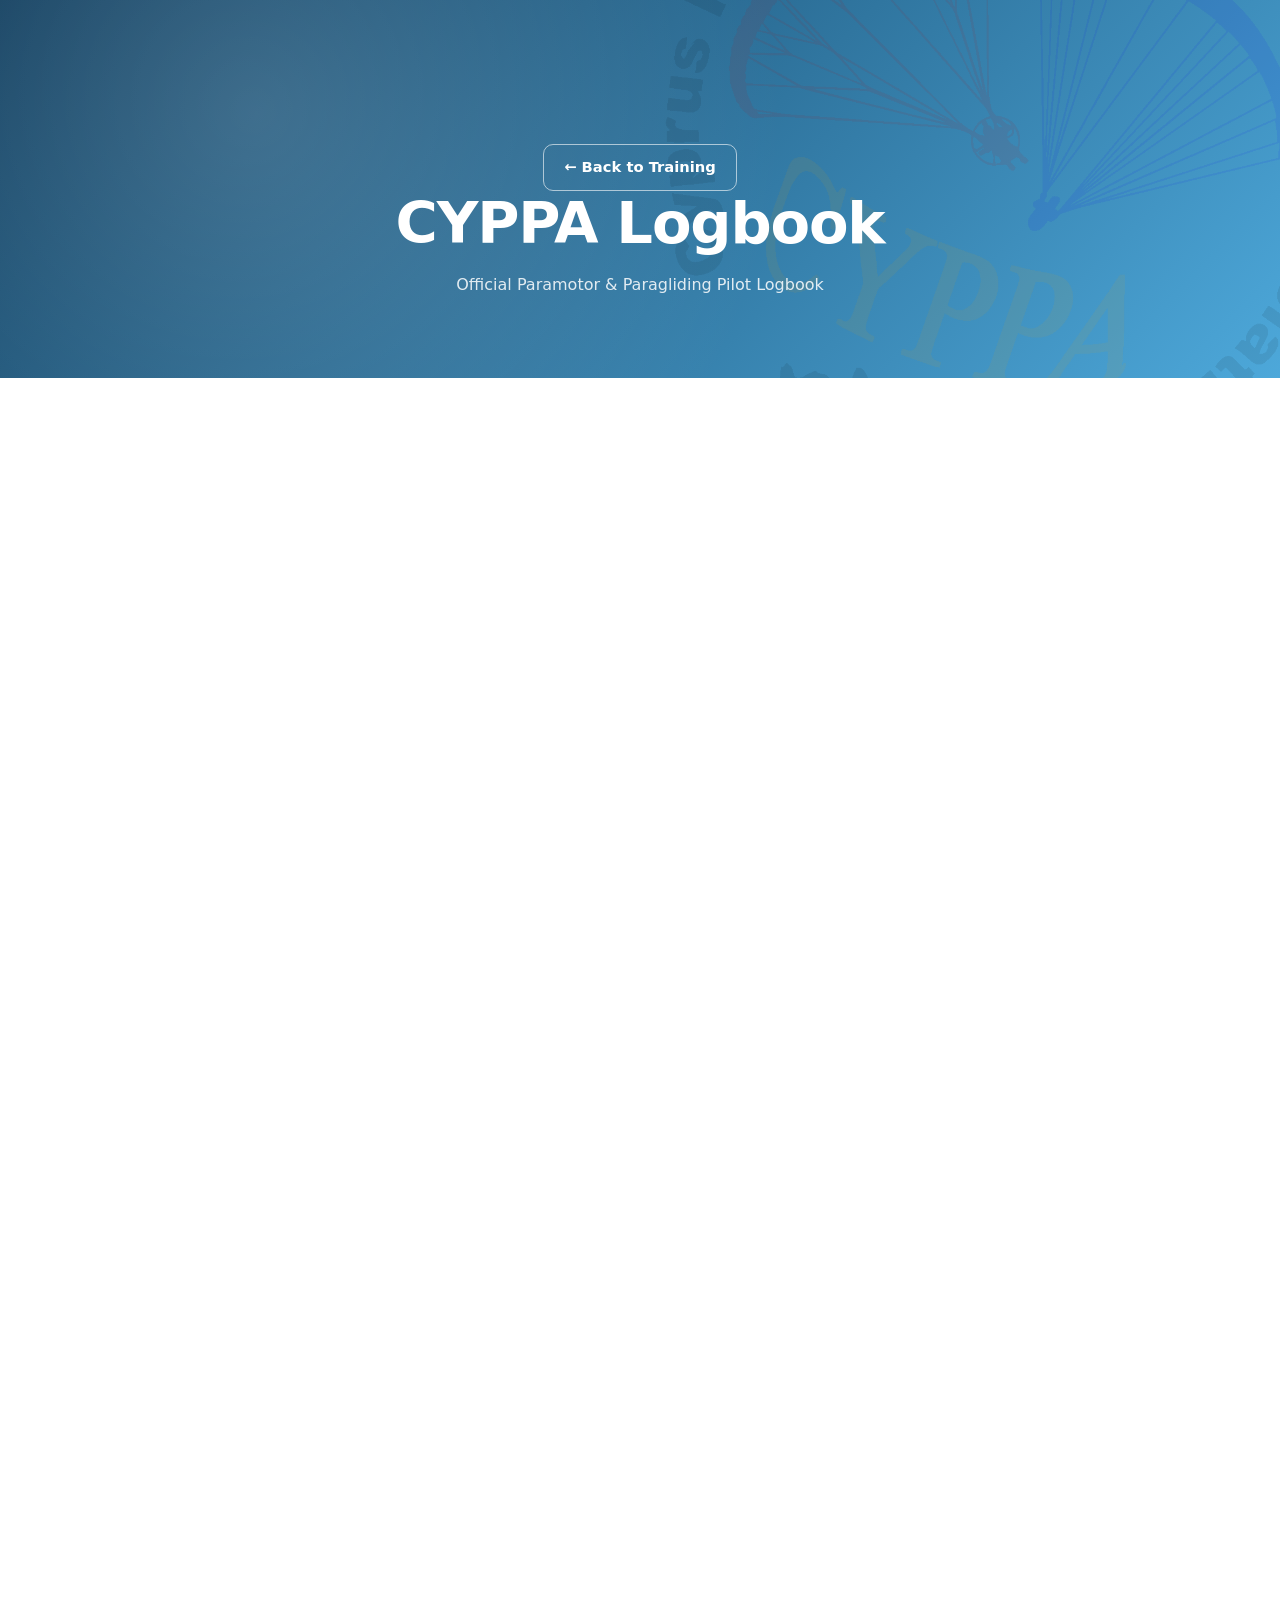
<file: logbook.html>
<!DOCTYPE html>
<html lang="en">

<head>
    <meta charset="UTF-8">
    <meta name="viewport" content="width=device-width, initial-scale=1.0">
    <title>CYPPA Logbook</title>

    <link rel="stylesheet" href="styles.css">
</head>

<body>

    <header class="site-header">
        <!-- Αντέγραψε εδώ το ίδιο header που χρησιμοποιείς στις άλλες σελίδες -->
    </header>

    <section class="page-hero">

        <img src="assets/Logo 01a Color.png" alt="" class="hero-watermark" aria-hidden="true" />

        <div class="container">

            <a href="training.html" class="btn btn-outline">
                ← Back to Training
            </a>

            <h1>CYPPA Logbook</h1>

            <p>Official Paramotor & Paragliding Pilot Logbook</p>

        </div>

    </section>

    <section class="block">

        <div class="container">

            <iframe src="CYPPA/CYPPA Logbook.pdf" width="100%" height="1200" style="
                border:none;
                border-radius:16px;
                background:#fff;
            ">
            </iframe>

        </div>

    </section>

</body>

</html>
</file>
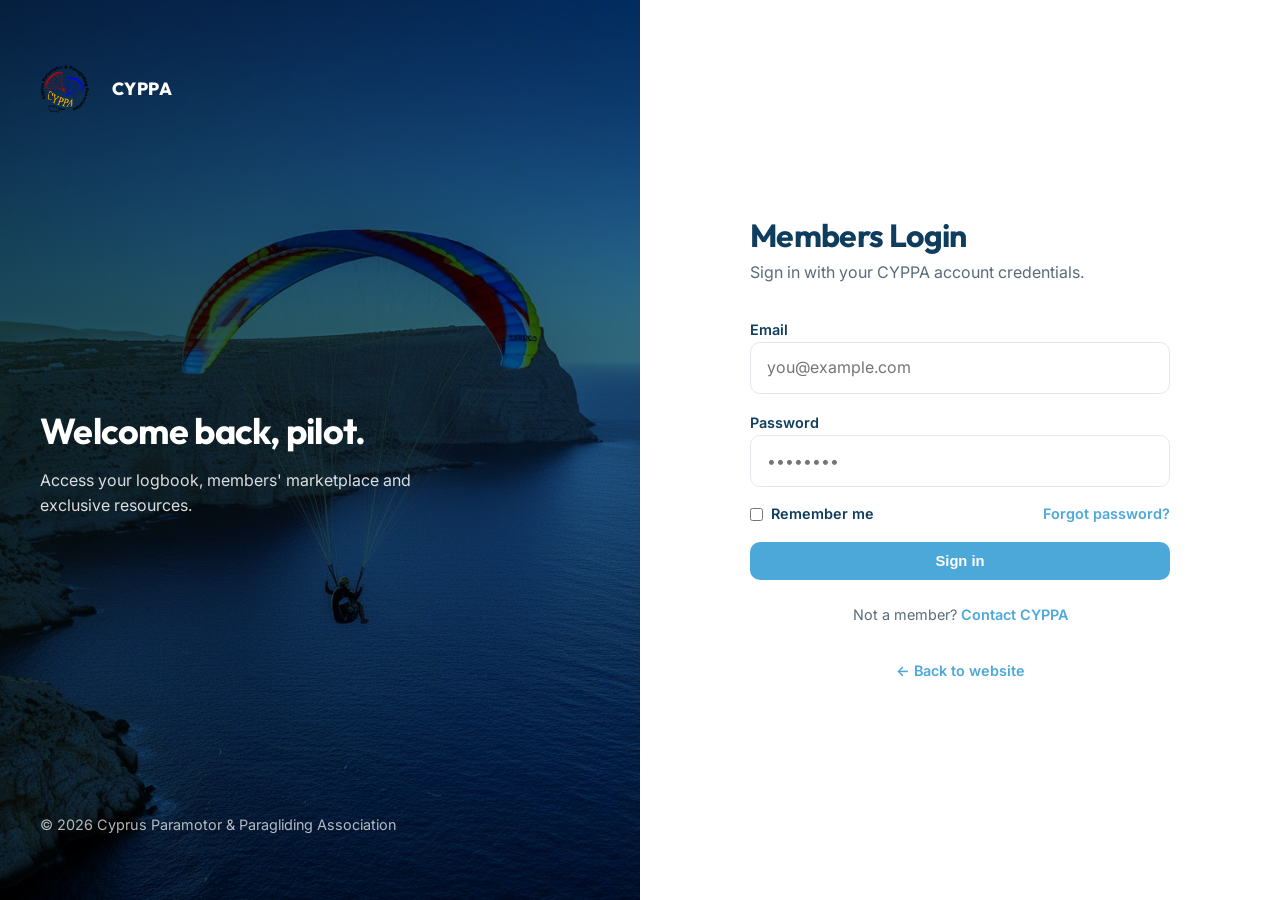
<file: login.html>
<!doctype html>
<html lang="en">

<head>
  <meta charset="utf-8" />
  <meta name="viewport" content="width=device-width, initial-scale=1" />
  <title>Members Login — CYPPA</title>
  <meta name="description"
    content="Sign in to the CYPPA members area for access to resources, marketplace, and the pilot logbook." />
  <link rel="preconnect" href="https://fonts.googleapis.com" />
  <link rel="preconnect" href="https://fonts.gstatic.com" crossorigin />
  <link
    href="https://fonts.googleapis.com/css2?family=Inter:wght@400;500;600;700&family=Outfit:wght@500;600;700;800;900&display=swap"
    rel="stylesheet" />
  <link rel="stylesheet" href="styles.css" />
</head>

<body>

  <div class="login-wrap">
    <aside class="login-art">
      <a class="brand" href="index.html">
        <img src="assets/Logo 01a Color.png" alt="CYPPA Logo" class="header-logo" />
        <span class="brand-name" style="color:#fff">CYPPA</span>
      </a>
      <div>
        <h2 style="font-size:2.25rem; line-height:1.15">Welcome back, pilot.</h2>
        <p style="color:rgba(255,255,255,.85); margin-top:1rem; max-width:380px">Access your logbook, members'
          marketplace and exclusive resources.</p>
      </div>
      <p style="color:rgba(255,255,255,.7); font-size:.9rem">© <span id="yr1"></span> Cyprus Paramotor & Paragliding
        Association</p>
    </aside>

    <main class="login-form-wrap">
      <div class="login-card">
        <h1>Members Login</h1>
        <p class="sub">Sign in with your CYPPA account credentials.</p>

        <form class="form" onsubmit="event.preventDefault(); alert('Login flow will connect to your backend.');">
          <div>
            <label for="email">Email</label>
            <input id="email" type="email" placeholder="you@example.com" required autocomplete="email" />
          </div>
          <div>
            <label for="password">Password</label>
            <input id="password" type="password" placeholder="••••••••" required autocomplete="current-password" />
          </div>
          <div class="form-row-between">
            <label class="checkbox-row"><input type="checkbox" /> Remember me</label>
            <a class="link-sky" href="#">Forgot password?</a>
          </div>
          <button class="btn btn-primary" type="submit">Sign in</button>
        </form>

        <p style="text-align:center; color:var(--muted); font-size:.9rem; margin-top:1.5rem">
          Not a member? <a class="link-sky" href="contact.html">Contact CYPPA</a>
        </p>
        <p style="text-align:center; margin-top:2rem"><a href="index.html" class="link-sky">← Back to website</a></p>
      </div>
    </main>
  </div>

  <script>document.getElementById('yr1').textContent = new Date().getFullYear();</script>
</body>

</html>
</file>
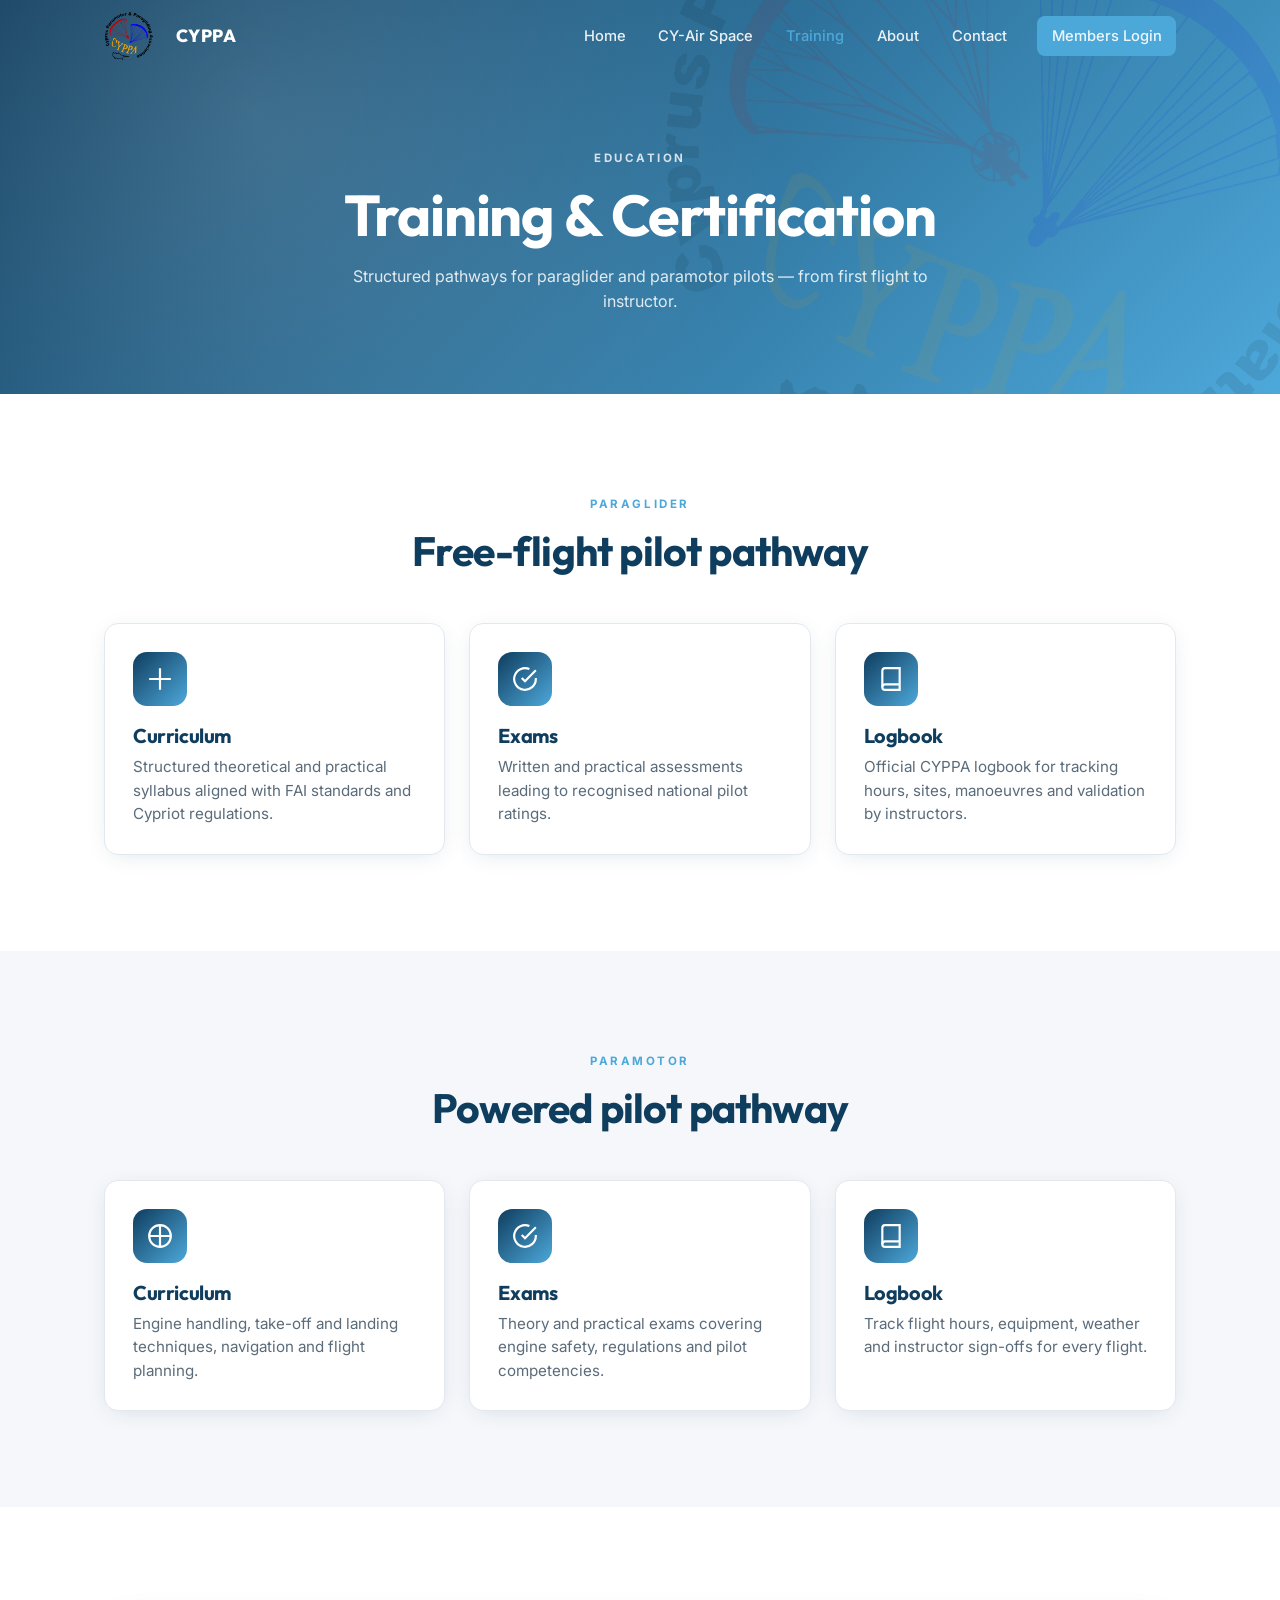
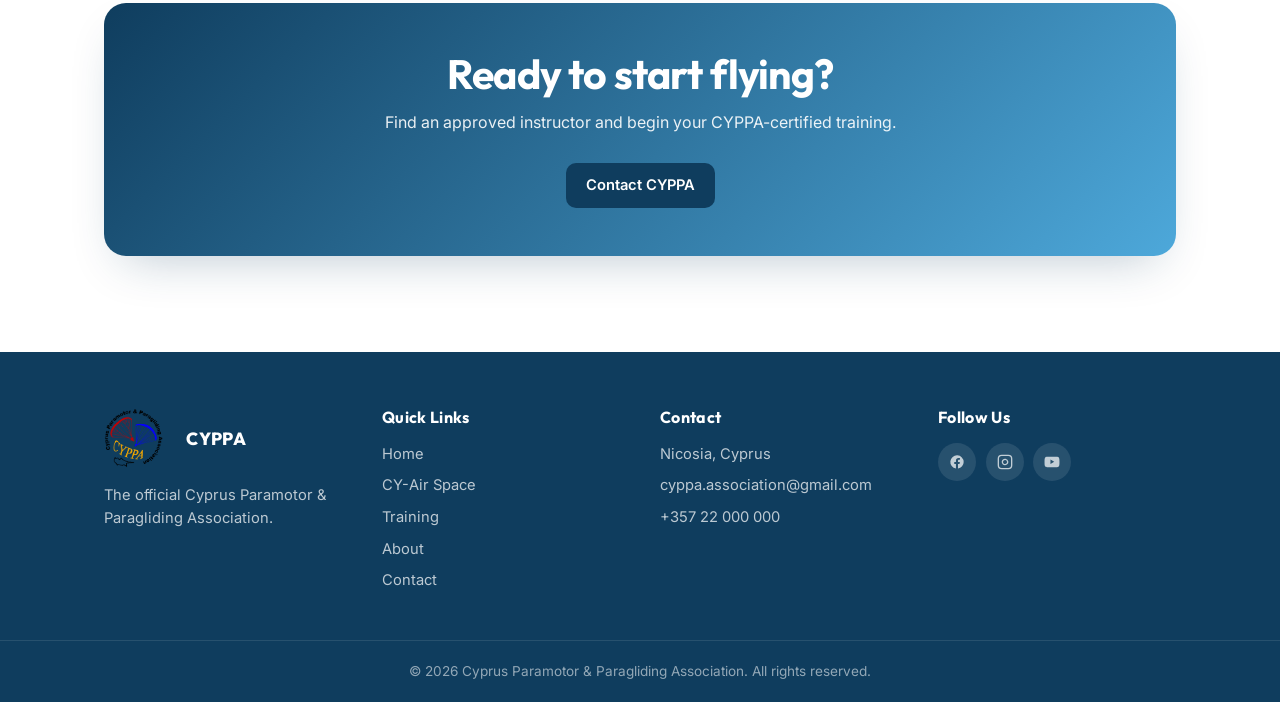
<file: training.html>
<!doctype html>
<html lang="en">

<head>
  <meta charset="utf-8" />
  <meta name="viewport" content="width=device-width, initial-scale=1" />
  <title>Training — CYPPA</title>
  <meta name="description"
    content="Paraglider and paramotor training programs, exams, and pilot logbook resources offered by CYPPA in Cyprus." />
  <link rel="preconnect" href="https://fonts.googleapis.com" />
  <link rel="preconnect" href="https://fonts.gstatic.com" crossorigin />
  <link
    href="https://fonts.googleapis.com/css2?family=Inter:wght@400;500;600;700&family=Outfit:wght@500;600;700;800;900&display=swap"
    rel="stylesheet" />
  <link rel="stylesheet" href="styles.css" />
</head>

<body>

  <header class="site-header scrolled">
    <div class="container nav">
      <a class="brand" href="index.html">
        <img src="assets/Logo 01a Color.png" alt="CYPPA Logo" class="header-logo" />
        <span class="brand-name">CYPPA</span>
      </a>
      <nav class="nav-links">
        <a href="index.html">Home</a>
        <a href="cy-air-space.html">CY-Air Space</a>
        <a href="training.html" class="active">Training</a>
        <a href="about.html">About</a>
        <a href="contact.html">Contact</a>
        <a class="btn btn-primary" href="login.html" style="margin-left:.75rem">Members Login</a>
      </nav>
      <button class="menu-toggle" onclick="document.querySelector('.mobile-nav').classList.toggle('open')"
        aria-label="Toggle menu">
        <svg width="26" height="26" viewBox="0 0 24 24" fill="none" stroke="currentColor" stroke-width="2">
          <line x1="4" y1="6" x2="20" y2="6" />
          <line x1="4" y1="12" x2="20" y2="12" />
          <line x1="4" y1="18" x2="20" y2="18" />
        </svg>
      </button>
    </div>
    <div class="mobile-nav">
      <nav>
        <a href="index.html">Home</a><a href="cy-air-space.html">CY-Air Space</a><a href="training.html">Training</a><a
          href="about.html">About</a><a href="contact.html">Contact</a>
        <a class="btn btn-primary" href="login.html">Members Login</a>
      </nav>
    </div>
  </header>

  <section class="page-hero">
    <img src="assets/Logo 01a Color.png" alt="" class="hero-watermark" aria-hidden="true" />

    <div class="container">
      <span class="eyebrow" style="color:rgba(255,255,255,.8)">Education</span>
      <h1>Training & Certification</h1>
      <p>Structured pathways for paraglider and paramotor pilots — from first flight to instructor.</p>
    </div>
  </section>

  <section class="block">
    <div class="container">
      <div class="section-head">
        <span class="eyebrow">Paraglider</span>
        <h2>Free-flight pilot pathway</h2>
      </div>
      <div class="grid grid-3">
        <article class="card">
          <div class="icon"><svg width="26" height="26" fill="none" stroke="currentColor" stroke-width="2"
              viewBox="0 0 24 24">
              <path d="M12 2v20M2 12h20" />
            </svg></div>
          <h3>Curriculum</h3>
          <p>Structured theoretical and practical syllabus aligned with FAI standards and Cypriot regulations.</p>
        </article>
        <article class="card">
          <div class="icon"><svg width="26" height="26" fill="none" stroke="currentColor" stroke-width="2"
              viewBox="0 0 24 24">
              <path d="M22 11.08V12a10 10 0 1 1-5.93-9.14" />
              <polyline points="22 4 12 14.01 9 11.01" />
            </svg></div>
          <h3>Exams</h3>
          <p>Written and practical assessments leading to recognised national pilot ratings.</p>
        </article>
        <article class="card clickable-card" onclick="window.location.href='logbook.html'">
          <div class="icon"><svg width="26" height="26" fill="none" stroke="currentColor" stroke-width="2"
              viewBox="0 0 24 24">
              <path d="M4 19.5A2.5 2.5 0 0 1 6.5 17H20" />
              <path d="M6.5 2H20v20H6.5A2.5 2.5 0 0 1 4 19.5v-15A2.5 2.5 0 0 1 6.5 2z" />
            </svg></div>
          <h3>Logbook</h3>
          <p>Official CYPPA logbook for tracking hours, sites, manoeuvres and validation by instructors.</p>
        </article>
      </div>
    </div>
  </section>

  <section class="block muted">
    <div class="container">
      <div class="section-head">
        <span class="eyebrow">Paramotor</span>
        <h2>Powered pilot pathway</h2>
      </div>
      <div class="grid grid-3">
        <article class="card">
          <div class="icon"><svg width="26" height="26" fill="none" stroke="currentColor" stroke-width="2"
              viewBox="0 0 24 24">
              <circle cx="12" cy="12" r="10" />
              <path d="M12 2v20M2 12h20" />
            </svg></div>
          <h3>Curriculum</h3>
          <p>Engine handling, take-off and landing techniques, navigation and flight planning.</p>
        </article>
        <article class="card">
          <div class="icon"><svg width="26" height="26" fill="none" stroke="currentColor" stroke-width="2"
              viewBox="0 0 24 24">
              <path d="M22 11.08V12a10 10 0 1 1-5.93-9.14" />
              <polyline points="22 4 12 14.01 9 11.01" />
            </svg></div>
          <h3>Exams</h3>
          <p>Theory and practical exams covering engine safety, regulations and pilot competencies.</p>
        </article>
        <article class="card clickable-card" onclick="window.location.href='logbook.html'">

          <div class="icon">
            <svg width="26" height="26" fill="none" stroke="currentColor" stroke-width="2" viewBox="0 0 24 24">
              <path d="M4 19.5A2.5 2.5 0 0 1 6.5 17H20" />
              <path d="M6.5 2H20v20H6.5A2.5 2.5 0 0 1 4 19.5v-15A2.5 2.5 0 0 1 6.5 2z" />
            </svg>
          </div>

          <h3>Logbook</h3>

          <p>
            Track flight hours, equipment, weather and instructor sign-offs for every flight.
          </p>

        </article>
      </div>
    </div>
  </section>

  <section class="block">
    <div class="container">
      <div class="cta">
        <h2>Ready to start flying?</h2>
        <p>Find an approved instructor and begin your CYPPA-certified training.</p>
        <a class="btn btn-deep" href="contact.html">Contact CYPPA</a>
      </div>
    </div>
  </section>

  <footer class="site-footer">
    <div class="container footer-grid">
      <div>
        <div class="brand" style="margin-bottom:1rem">
          <img src="assets/Logo 01a Color.png" alt="CYPPA Logo" class="footer-logo" />
          <span class="brand-name" style="color:#fff">CYPPA</span>
        </div>
        <p>The official Cyprus Paramotor & Paragliding Association.</p>
      </div>
      <div>
        <h4>Quick Links</h4>
        <ul>
          <li><a href="index.html">Home</a></li>
          <li><a href="cy-air-space.html">CY-Air Space</a></li>
          <li><a href="training.html">Training</a></li>
          <li><a href="about.html">About</a></li>
          <li><a href="contact.html">Contact</a></li>
        </ul>
      </div>
      <div>
        <h4>Contact</h4>
        <ul>
          <li>Nicosia, Cyprus</li>
          <li>cyppa.association@gmail.com</li>
          <li>+357 22 000 000</li>
        </ul>
      </div>
      <div>
        <h4>Follow Us</h4>
        <div class="socials"><a href="#" aria-label="Facebook"><svg width="16" height="16" fill="currentColor"
              viewBox="0 0 24 24">
              <path
                d="M22 12a10 10 0 1 0-11.6 9.9v-7H7.9V12h2.5V9.8c0-2.5 1.5-3.9 3.8-3.9 1.1 0 2.2.2 2.2.2v2.5h-1.3c-1.2 0-1.6.8-1.6 1.6V12h2.8l-.5 2.9h-2.3v7A10 10 0 0 0 22 12z" />
            </svg></a><a href="#" aria-label="Instagram"><svg width="16" height="16" fill="none" stroke="currentColor"
              stroke-width="2" viewBox="0 0 24 24">
              <rect x="2" y="2" width="20" height="20" rx="5" />
              <path d="M16 11.4A4 4 0 1 1 12.6 8 4 4 0 0 1 16 11.4z" />
            </svg></a><a href="#" aria-label="YouTube"><svg width="16" height="16" fill="currentColor"
              viewBox="0 0 24 24">
              <path
                d="M23 7.5s-.2-1.6-.9-2.3c-.8-.9-1.8-.9-2.2-1C16.4 4 12 4 12 4s-4.4 0-7.9.2c-.5.1-1.4.1-2.2 1C1.2 5.9 1 7.5 1 7.5S.8 9.4.8 11.3v1.4c0 1.9.2 3.8.2 3.8s.2 1.6.9 2.3c.8.9 1.9.9 2.4 1 1.7.2 7.7.2 7.7.2s4.4 0 7.9-.3c.5-.1 1.4-.1 2.2-1 .7-.7.9-2.3.9-2.3s.2-1.9.2-3.8v-1.4c0-1.9-.2-3.7-.2-3.7zM9.7 15.1V8.4l5.7 3.4z" />
            </svg></a></div>
      </div>
    </div>
    <div class="footer-bottom">© <span id="yr"></span> Cyprus Paramotor & Paragliding Association. All rights reserved.
    </div>
  </footer>
  <script>document.getElementById('yr').textContent = new Date().getFullYear();</script>
  <script src="script.js"></script>
</body>

</html>
</file>
<file: styles.css>
/* CYPPA — Cyprus Paramotor & Paragliding Association
   Static HTML/CSS build */

:root {
  --deep: #0F3D5E;
  --sky: #4DA8DA;
  --white: #FFFFFF;
  --light-gray: #F5F7FA;
  --text: #1a2733;
  --muted: #5a6b7a;
  --border: #e3e8ee;

  --gradient-sky: linear-gradient(135deg, var(--deep), var(--sky));
  --gradient-hero: linear-gradient(135deg, rgba(15, 61, 94, 0.85), rgba(15, 61, 94, 0.55));
  --shadow-card: 0 4px 24px -8px rgba(15, 61, 94, 0.18);
  --shadow-lift: 0 20px 50px -20px rgba(15, 61, 94, 0.30);
  --radius: 14px;
}

* {
  box-sizing: border-box;
  margin: 0;
  padding: 0;
}

html {
  scroll-behavior: smooth;
  -webkit-text-size-adjust: 100%;
}

body {
  font-family: 'Inter', system-ui, -apple-system, Segoe UI, Roboto, Arial, sans-serif;
  color: var(--text);
  background: var(--white);
  line-height: 1.55;
  -webkit-font-smoothing: antialiased;
}

img {
  max-width: 100%;
  display: block;
}

a {
  color: inherit;
  text-decoration: none;
}

h1,
h2,
h3,
h4 {
  font-family: 'Outfit', system-ui, sans-serif;
  letter-spacing: -0.02em;
  color: var(--deep);
  line-height: 1.15;
}

h1 {
  font-size: clamp(2.25rem, 4.5vw, 3.75rem);
}

h2 {
  font-size: clamp(1.75rem, 3.2vw, 2.75rem);
}

h3 {
  font-size: 1.25rem;
}

p {
  color: var(--muted);
}

.container {
  max-width: 1200px;
  margin: 0 auto;
  padding: 0 1.25rem;
}

@media (min-width: 768px) {
  .container {
    padding: 0 2rem;
  }
}

@media (min-width: 1280px) {
  .container {
    padding: 0 4rem;
  }
}

/* ---------- Header ---------- */
.site-header {
  position: fixed;
  inset: 0 0 auto 0;
  z-index: 50;
  transition: background .3s ease, box-shadow .3s ease, backdrop-filter .3s ease;
}

.site-header.scrolled {
  background: rgba(255, 255, 255, 0.92);
  backdrop-filter: blur(10px);
  box-shadow: 0 1px 0 rgba(15, 61, 94, 0.06);
}

.nav {
  display: flex;
  align-items: center;
  justify-content: space-between;
  height: 72px;
}

.brand {
  display: flex;
  align-items: center;
  gap: .6rem;
  font-family: 'Outfit';
  font-weight: 800;
}

.brand .logo {
  width: 40px;
  height: 40px;
  border-radius: 12px;
  display: grid;
  place-items: center;
  color: #fff;
  background: rgba(255, 255, 255, 0.15);
  backdrop-filter: blur(6px);
  transition: background .3s ease, color .3s ease;
}

.site-header.scrolled .brand .logo {
  background: var(--deep);
}

.brand .brand-name {
  color: #fff;
  font-size: 1.1rem;
  letter-spacing: .02em;
  transition: color .3s ease;
}

.site-header.scrolled .brand .brand-name {
  color: var(--deep);
}

.nav-links {
  display: none;
  align-items: center;
  gap: .25rem;
}

.nav-links a {
  padding: .55rem .9rem;
  border-radius: 8px;
  font-weight: 500;
  font-size: .92rem;
  color: rgba(255, 255, 255, 0.9);
}

.nav-links a:hover {
  color: #fff;
}

.site-header.scrolled .nav-links a {
  color: var(--text);
}

.site-header.scrolled .nav-links a:hover {
  color: var(--sky);
}

.nav-links a.active {
  color: var(--sky);
}

.btn {
  display: inline-flex;
  align-items: center;
  justify-content: center;
  padding: .7rem 1.25rem;
  border-radius: 10px;
  font-weight: 600;
  font-size: .92rem;
  cursor: pointer;
  border: 0;
  transition: transform .15s ease, background .2s ease, box-shadow .2s ease;
}

.btn-primary {
  background: var(--sky);
  color: #fff;
}

.btn-primary:hover {
  background: #3a98cc;
  transform: translateY(-1px);
}

.btn-outline {
  background: transparent;
  color: #fff;
  border: 1.5px solid rgba(255, 255, 255, 0.6);
}

.btn-outline:hover {
  background: rgba(255, 255, 255, 0.1);
}

.btn-deep {
  background: var(--deep);
  color: #fff;
}

.btn-deep:hover {
  background: #0c324d;
}

.menu-toggle {
  background: transparent;
  border: 0;
  color: #fff;
  padding: .4rem;
  cursor: pointer;
  display: inline-flex;
}

.site-header.scrolled .menu-toggle {
  color: var(--deep);
}

.mobile-nav {
  display: none;
  background: #fff;
  border-top: 1px solid var(--border);
  box-shadow: var(--shadow-card);
}

.mobile-nav.open {
  display: block;
}

.mobile-nav nav {
  display: flex;
  flex-direction: column;
  padding: .75rem 0;
}

.mobile-nav a {
  padding: .85rem 1.25rem;
  font-weight: 500;
}

.mobile-nav a:hover {
  background: var(--light-gray);
}

.mobile-nav .btn {
  margin: .5rem 1.25rem;
}

@media (min-width: 1024px) {
  .nav-links {
    display: flex;
  }

  .menu-toggle {
    display: none;
  }
}

/* ---------- Hero ---------- */
.hero {
  position: relative;
  min-height: 92vh;
  display: flex;
  align-items: center;
  color: #fff;
  overflow: hidden;
  background: #0a2c46;
}

.hero-bg {
  position: absolute;
  inset: 0;
  background: var(--gradient-hero), url('assets/hero.jpg') center/cover no-repeat;
}

.hero .container {
  position: relative;
  z-index: 2;
  padding-top: 6rem;
  padding-bottom: 4rem;
}

.hero h1 {
  color: #fff;
  max-width: 900px;
}

.hero p.lead {
  color: rgba(255, 255, 255, 0.88);
  font-size: 1.15rem;
  max-width: 620px;
  margin: 1.25rem 0 2rem;
}

.hero .actions {
  display: flex;
  flex-wrap: wrap;
  gap: .75rem;
}

.eyebrow {
  display: inline-block;
  font-size: .72rem;
  font-weight: 700;
  letter-spacing: .22em;
  text-transform: uppercase;
  color: var(--sky);
  margin-bottom: .9rem;
}

.hero .eyebrow {
  color: rgba(255, 255, 255, 0.85);
}

/* ---------- Page hero (interior pages) ---------- */
.page-hero {
  background: var(--gradient-sky);
  color: #fff;
  padding: 9rem 0 5rem;
  text-align: center;
  position: relative;
  overflow: hidden;
}

.page-hero::before {
  content: "";
  position: absolute;
  inset: 0;
  background: radial-gradient(circle at 20% 30%, rgba(255, 255, 255, .25), transparent 50%);
  opacity: .6;
}

.page-hero .container {
  position: relative;
}

.page-hero h1 {
  color: #fff;
}

.page-hero p {
  color: rgba(255, 255, 255, 0.85);
  max-width: 640px;
  margin: 1rem auto 0;
}

/* ---------- Sections ---------- */
section.block {
  padding: 4.5rem 0;
}

@media (min-width: 768px) {
  section.block {
    padding: 6rem 0;
  }
}

section.muted {
  background: var(--light-gray);
}

.section-head {
  text-align: center;
  max-width: 720px;
  margin: 0 auto 3rem;
}

.section-head p {
  font-size: 1.05rem;
  margin-top: .75rem;
}

/* ---------- Grids & cards ---------- */
.grid {
  display: grid;
  gap: 1.5rem;
}

.grid-2 {
  grid-template-columns: repeat(auto-fit, minmax(280px, 1fr));
}

.grid-3 {
  grid-template-columns: repeat(auto-fit, minmax(260px, 1fr));
}

.card {
  background: #fff;
  border: 1px solid var(--border);
  border-radius: var(--radius);
  padding: 1.75rem;
  box-shadow: var(--shadow-card);
  transition: transform .25s ease, box-shadow .25s ease;
}

.card:hover {
  transform: translateY(-4px);
  box-shadow: var(--shadow-lift);
}

.card .icon {
  width: 54px;
  height: 54px;
  border-radius: 14px;
  background: var(--gradient-sky);
  color: #fff;
  display: grid;
  place-items: center;
  margin-bottom: 1.1rem;
}

.card h3 {
  margin-bottom: .5rem;
}

.card p {
  font-size: .95rem;
}

.card .more {
  display: inline-flex;
  align-items: center;
  gap: .35rem;
  color: var(--sky);
  font-weight: 600;
  font-size: .9rem;
  margin-top: 1rem;
}

/* About list */
.about-row {
  display: grid;
  gap: 1.5rem;
  grid-template-columns: auto 1fr;
  align-items: start;
  background: #fff;
  border: 1px solid var(--border);
  border-radius: var(--radius);
  padding: 2rem;
  margin-bottom: 1.25rem;
  box-shadow: var(--shadow-card);
}

.about-row .icon {
  width: 64px;
  height: 64px;
  border-radius: 16px;
  background: var(--gradient-sky);
  color: #fff;
  display: grid;
  place-items: center;
}

.about-row .num {
  font-size: .72rem;
  letter-spacing: .22em;
  color: var(--sky);
  font-weight: 700;
}

.about-row h2 {
  color: var(--deep);
  margin: .3rem 0 .6rem;
  font-size: 1.5rem;
}

@media (max-width: 600px) {
  .about-row {
    grid-template-columns: 1fr;
  }
}

/* Gallery */
.gallery {
  display: grid;
  gap: 1rem;
  grid-template-columns: repeat(auto-fit, minmax(240px, 1fr));
}

.gallery img {
  aspect-ratio: 4/3;
  object-fit: cover;
  border-radius: var(--radius);
  box-shadow: var(--shadow-card);
  transition: transform .3s ease;
}

.gallery a:hover img {
  transform: scale(1.03);
}

/* Forms */
.form {
  display: grid;
  gap: 1rem;
  max-width: 560px;
}

.form label {
  font-size: .9rem;
  font-weight: 600;
  color: var(--deep);
}

.form input,
.form textarea,
.form select {
  width: 100%;
  padding: .8rem 1rem;
  border: 1px solid var(--border);
  border-radius: 10px;
  background: #fff;
  font: inherit;
  color: var(--text);
}

.form input:focus,
.form textarea:focus {
  outline: 2px solid var(--sky);
  outline-offset: 1px;
  border-color: var(--sky);
}

.checkbox-row {
  display: flex;
  align-items: center;
  gap: .5rem;
  font-size: .92rem;
  color: var(--muted);
}

.checkbox-row input {
  width: auto;
}

/* Login split */
.login-wrap {
  min-height: 100vh;
  display: grid;
  grid-template-columns: 1fr;
}

@media (min-width: 900px) {
  .login-wrap {
    grid-template-columns: 1fr 1fr;
  }
}

.login-art {
  background: var(--gradient-sky), url('assets/hero.jpg') center/cover;
  background-blend-mode: multiply;
  color: #fff;
  padding: 4rem 2.5rem;
  display: none;
  flex-direction: column;
  justify-content: space-between;
}

@media (min-width: 900px) {
  .login-art {
    display: flex;
  }
}

.login-art h2 {
  color: #fff;
}

.login-form-wrap {
  display: grid;
  place-items: center;
  padding: 3rem 1.5rem;
}

.login-card {
  width: 100%;
  max-width: 420px;
}

.login-card h1 {
  color: var(--deep);
  font-size: 2rem;
  margin-bottom: .4rem;
}

.login-card .sub {
  color: var(--muted);
  margin-bottom: 2rem;
}

.form-row-between {
  display: flex;
  align-items: center;
  justify-content: space-between;
}

.link-sky {
  color: var(--sky);
  font-weight: 600;
  font-size: .9rem;
}

.link-sky:hover {
  text-decoration: underline;
}

/* Map */
.map-wrap {
  border-radius: var(--radius);
  overflow: hidden;
  box-shadow: var(--shadow-card);
}

.map-wrap iframe {
  width: 100%;
  height: 380px;
  border: 0;
  display: block;
}

/* Contact info */
.contact-grid {
  display: grid;
  gap: 2.5rem;
  grid-template-columns: 1fr;
}

@media (min-width: 900px) {
  .contact-grid {
    grid-template-columns: 1fr 1fr;
  }
}

.contact-info li {
  display: flex;
  gap: .9rem;
  align-items: flex-start;
  margin-bottom: 1rem;
  color: var(--muted);
  list-style: none;
}

.contact-info .icon-sm {
  width: 34px;
  height: 34px;
  border-radius: 10px;
  background: var(--light-gray);
  color: var(--deep);
  display: grid;
  place-items: center;
  flex-shrink: 0;
}

.contact-info strong {
  display: block;
  color: var(--deep);
  margin-bottom: 2px;
}

/* CTA banner */
.cta {
  background: var(--gradient-sky);
  color: #fff;
  border-radius: 22px;
  padding: 3rem;
  text-align: center;
  box-shadow: var(--shadow-lift);
}

.cta h2 {
  color: #fff;
}

.cta p {
  color: rgba(255, 255, 255, 0.9);
  margin: .75rem 0 1.75rem;
}

/* ---------- Footer ---------- */
.site-footer {
  background: var(--deep);
  color: #fff;
  padding-top: 3.5rem;
}

.footer-grid {
  display: grid;
  gap: 2.5rem;
  grid-template-columns: repeat(auto-fit, minmax(220px, 1fr));
  padding-bottom: 3rem;
}

.footer-grid h4 {
  color: #fff;
  font-size: 1rem;
  margin-bottom: 1rem;
  letter-spacing: .02em;
}

.footer-grid p,
.footer-grid li,
.footer-grid a {
  color: rgba(255, 255, 255, 0.72);
  font-size: .92rem;
}

.footer-grid a:hover {
  color: var(--sky);
}

.footer-grid ul {
  list-style: none;
  display: grid;
  gap: .55rem;
}

.socials {
  display: flex;
  gap: .6rem;
}

.socials a {
  width: 38px;
  height: 38px;
  border-radius: 50%;
  background: rgba(255, 255, 255, 0.1);
  display: grid;
  place-items: center;
  transition: background .2s ease;
}

.socials a:hover {
  background: var(--sky);
}

.footer-bottom {
  border-top: 1px solid rgba(255, 255, 255, 0.1);
  text-align: center;
  padding: 1.25rem 0;
  font-size: .85rem;
  color: rgba(255, 255, 255, 0.55);
}

/* Utilities */
.text-center {
  text-align: center;
}

.mt-2 {
  margin-top: 1rem;
}

.mt-3 {
  margin-top: 1.5rem;
}

/* =====================================================
   CYPPA LOGO WATERMARK - HOME + ALL INTERIOR PAGES
   ===================================================== */

.header-logo {
  height: 50px;
  width: auto;
  object-fit: contain;
  margin-right: 12px;
}

/* Home Hero */
.hero {
  position: relative;
  overflow: hidden;
}

/* Interior Heroes */
.page-hero {
  position: relative;
  overflow: hidden;
}

/* Watermark Logo */
.hero-watermark {
  position: absolute;

  right: -120px;
  bottom: -120px;

  width: 750px;
  height: auto;

  opacity: 0.08;

  pointer-events: none;
  user-select: none;

  z-index: 1;
}

/* Keep text above watermark */
.hero .container,
.page-hero .container {
  position: relative;
  z-index: 2;
}

/* Footer Logo */

.footer-logo {
  height: 60px;
  width: auto;
  object-fit: contain;
  margin-right: 12px;
}

.site-footer .brand {
  display: flex;
  align-items: center;
}

.card-link {
  text-decoration: none;
  color: inherit;
  display: block;
}

.card-link .card {
  cursor: pointer;
  transition: transform .2s ease, box-shadow .2s ease;
}

.card-link:hover .card {
  transform: translateY(-4px);
}

.clickable-card {
  cursor: pointer;
}

.clickable-card:hover {
  transform: translateY(-4px);
}

/* Mission Statement Popup */

.mission-card {
  cursor: pointer;
}

.mission-details {
  display: none;
  margin-top: 15px;
  margin-left: 80px;

  padding: 20px;

  background: #fff;

  border-radius: 20px;

  box-shadow: 0 10px 30px rgba(0, 0, 0, .08);

  border: 1px solid rgba(0, 0, 0, .08);
}

.mission-details.open {
  display: block;
}

.mission-details h3 {
  margin-top: 0;
}

.mission-details ul {
  padding-left: 20px;
}

.mobile-nav {
  display: none;
  position: fixed;
  top: 72px;
  left: 0;
  right: 0;

  width: 100%;

  background: #fff;
  border-top: 1px solid var(--border);
  box-shadow: var(--shadow-card);

  z-index: 99999;
}

.mobile-nav.open {
  display: block !important;
}

@media (max-width:600px) {

  .mission-details {
    margin-left: 0;
  }

}

@media (max-width:600px) {

  .header-logo {
    height: 40px;
  }

}

.site-header {
  z-index: 10000;
}

.menu-toggle {
  position: relative;
  z-index: 10001;
}
</file>
